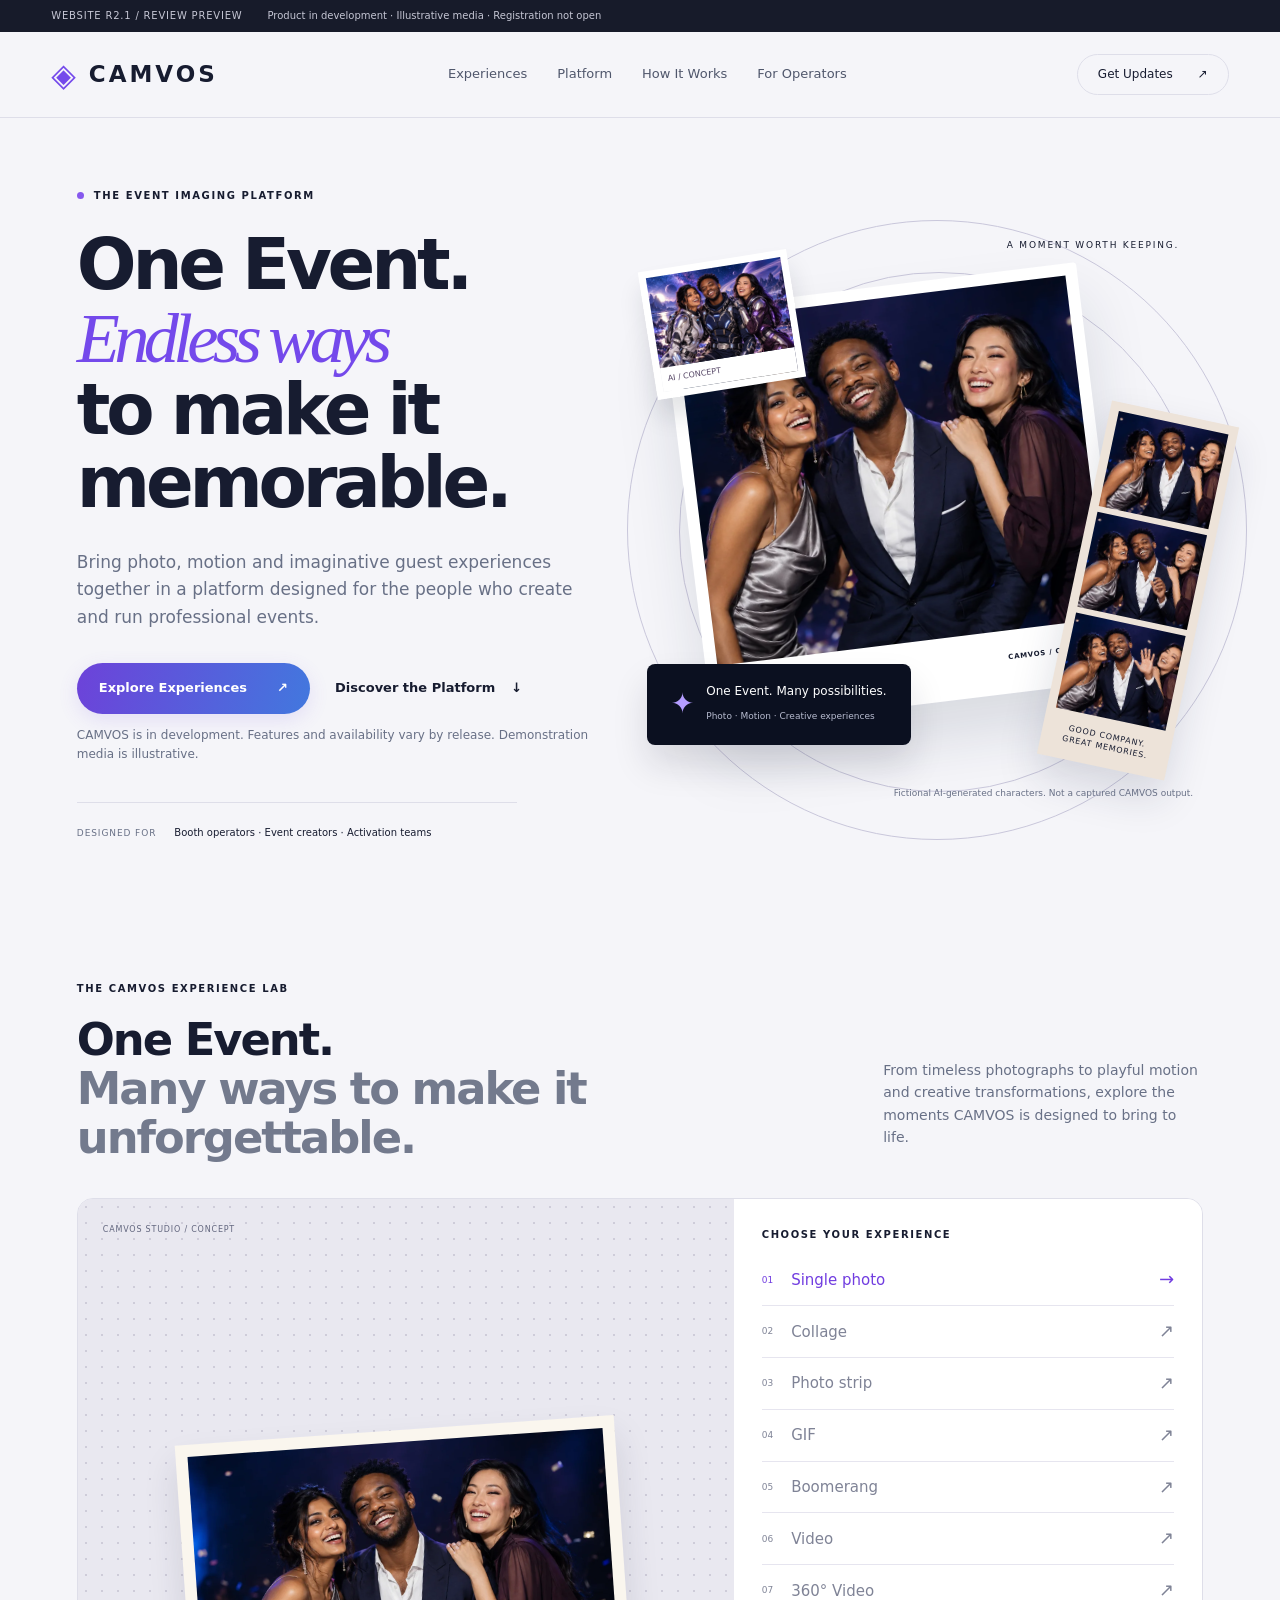
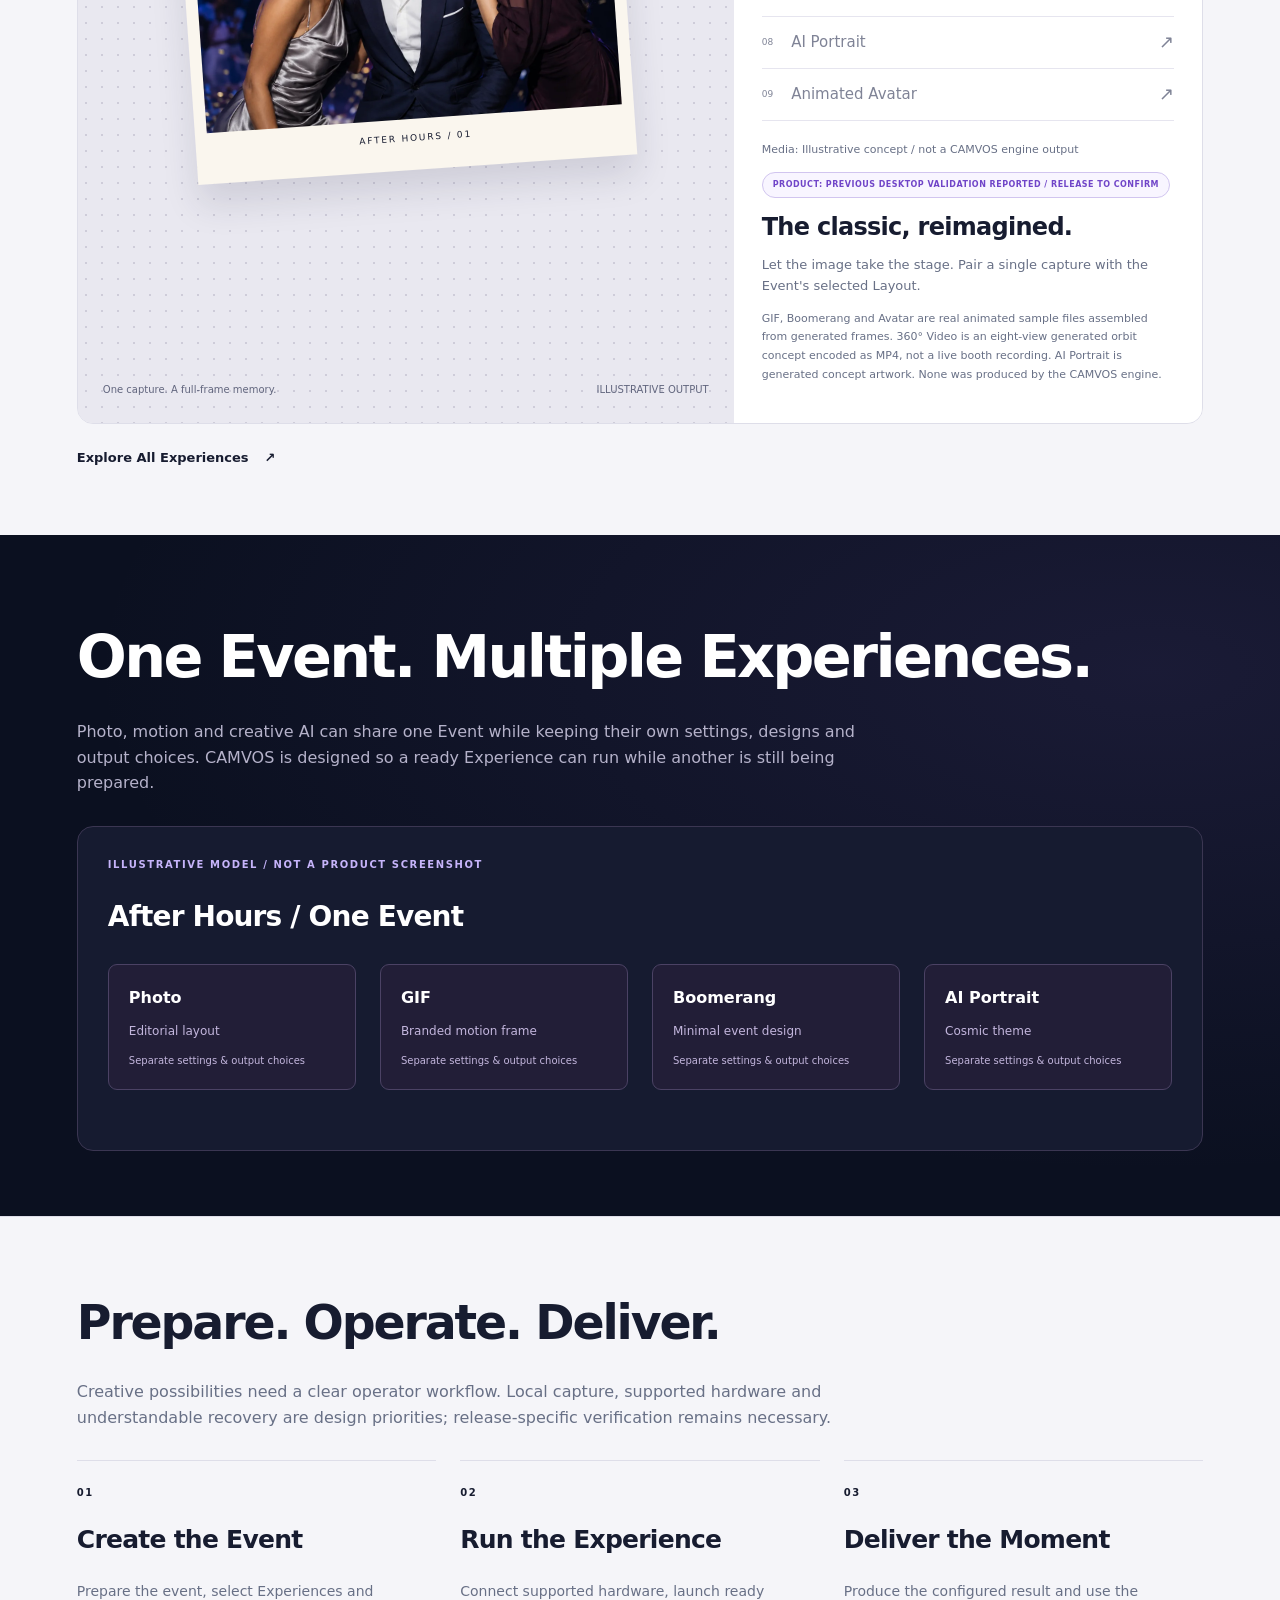
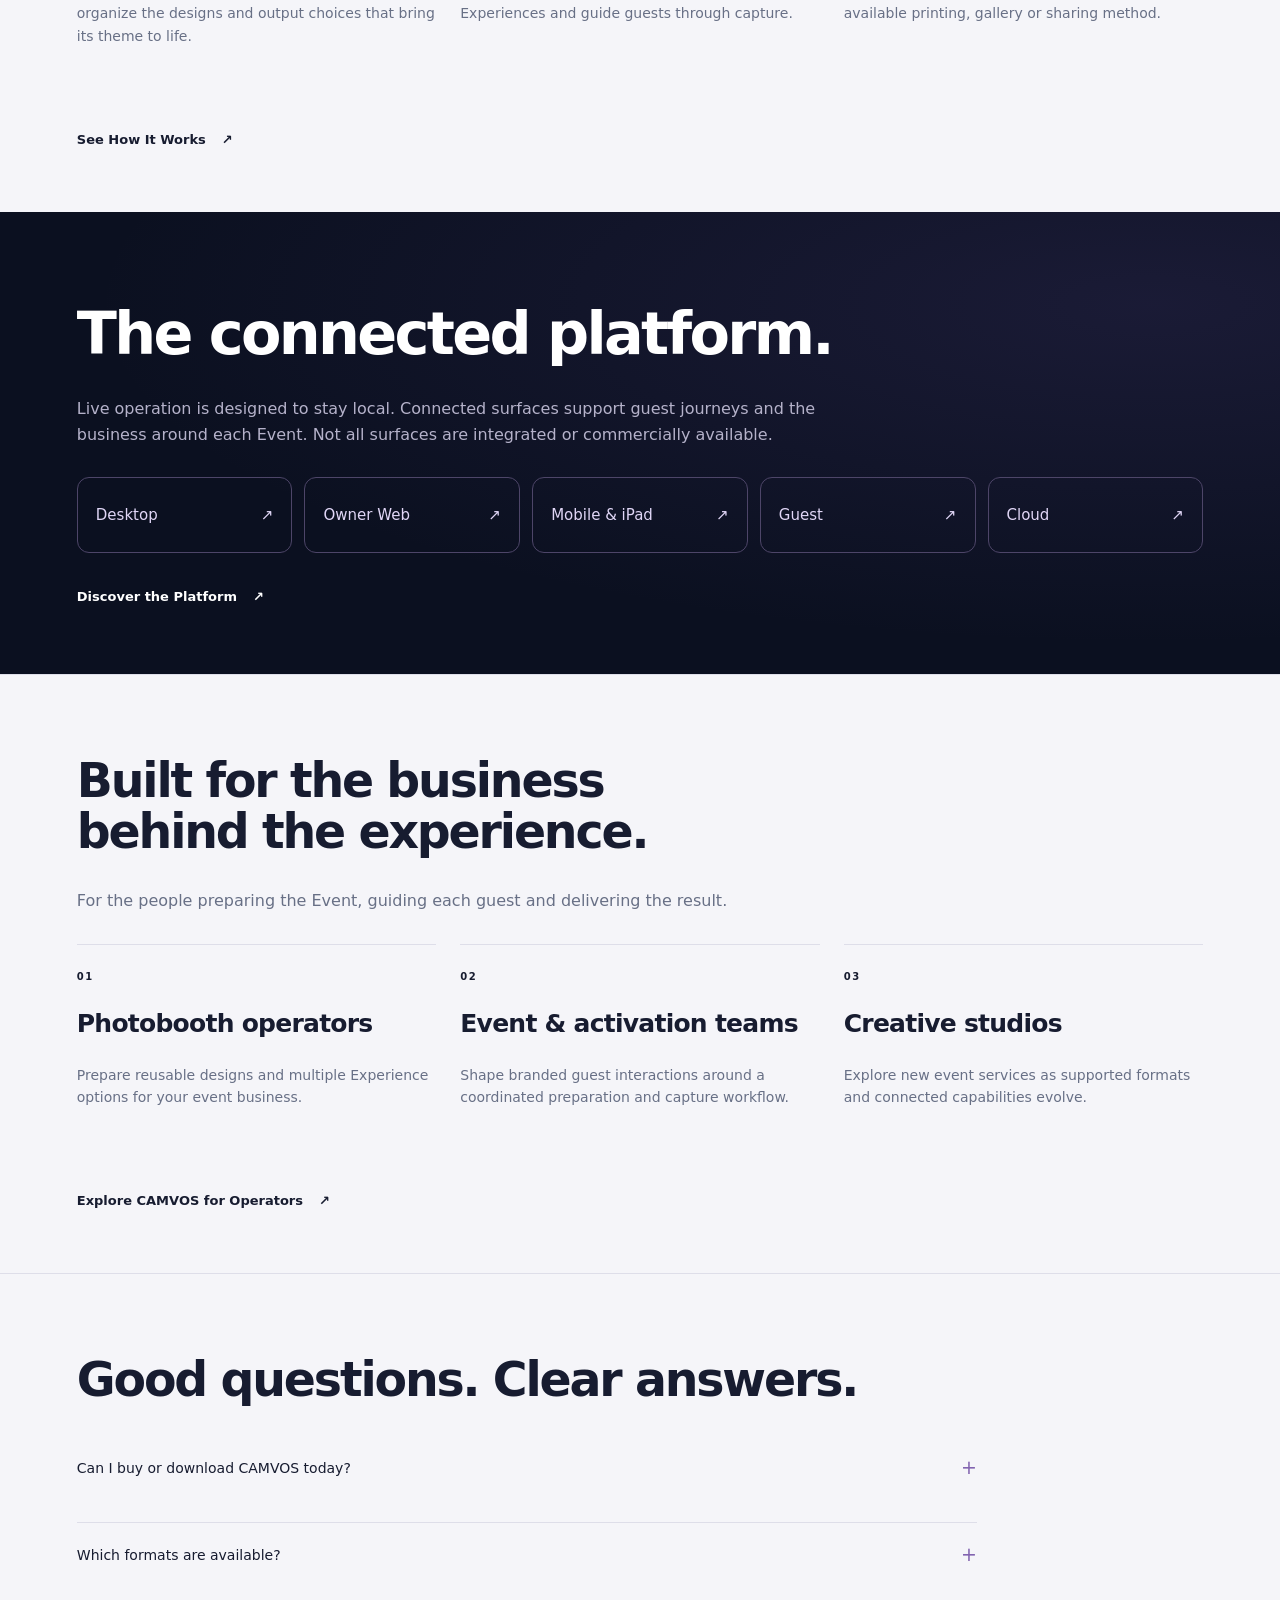
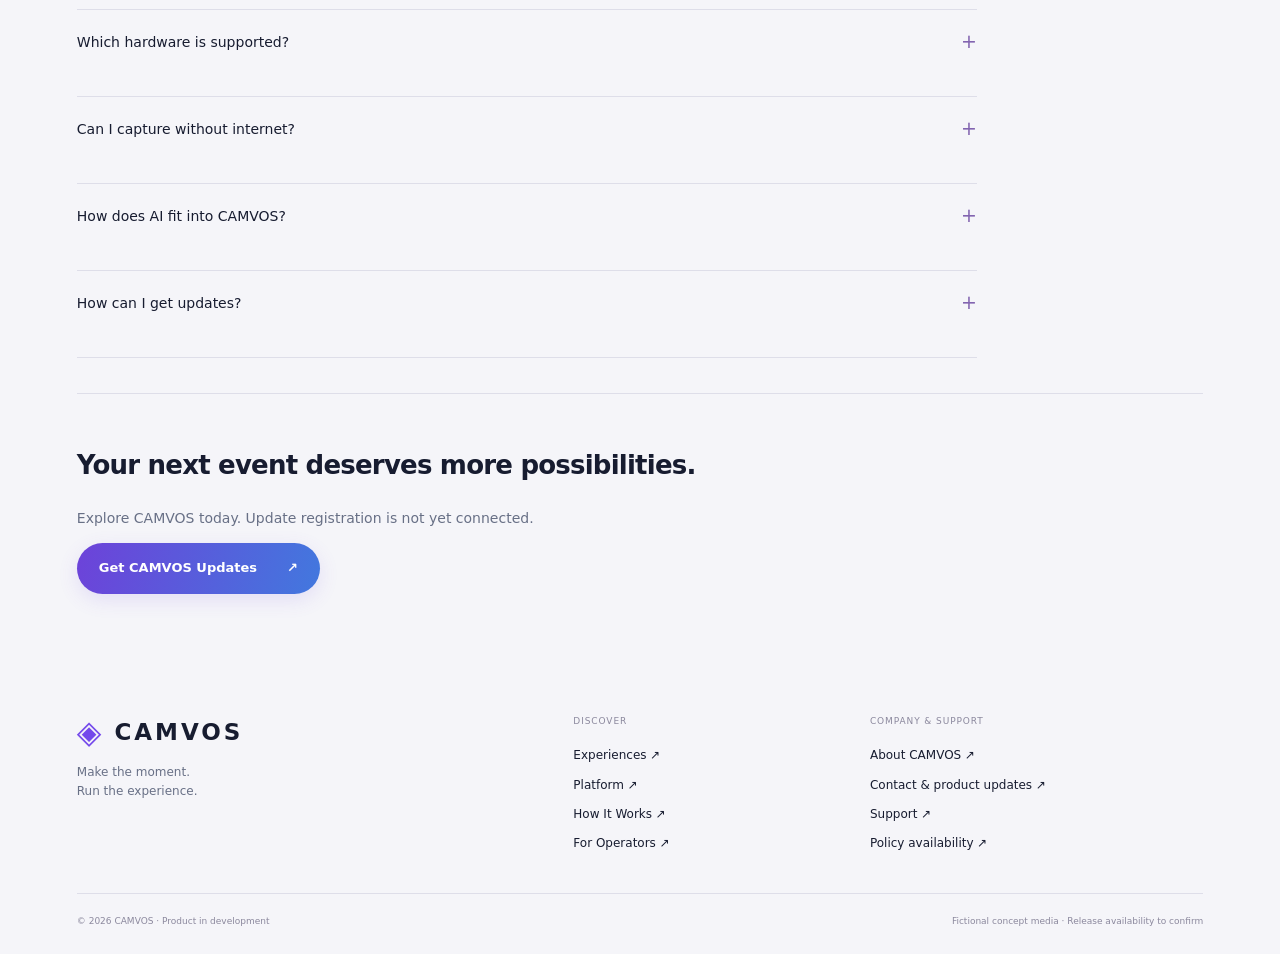
<file: docs/index.html>
<!doctype html><html lang="en"><head><meta charset="utf-8"><meta name="viewport" content="width=device-width,initial-scale=1"><meta name="robots" content="noindex,nofollow"><meta name="description" content="One Event. Multiple Experiences. Explore CAMVOS event imaging software for professional operators."><meta name="theme-color" content="#0b1020"><title>The Event Imaging Platform — CAMVOS</title><link rel="canonical" href="https://compose2karthik.github.io/camvos-site/"><meta property="og:title" content="The Event Imaging Platform — CAMVOS"><meta property="og:description" content="One Event. Multiple Experiences. Explore CAMVOS event imaging software for professional operators."><meta property="og:type" content="website"><meta property="og:url" content="https://compose2karthik.github.io/camvos-site/"><meta property="og:image" content="https://compose2karthik.github.io/camvos-site/assets/event-editorial.webp"><meta name="twitter:card" content="summary_large_image"><link rel="icon" href="assets/favicon.svg" type="image/svg+xml"><link rel="stylesheet" href="styles.css"><link rel="stylesheet" href="orbit.css"><link rel="stylesheet" href="r2.css"></head><body><a class="skip" href="#main">Skip to content</a><div class="reviewbar">WEBSITE R2.1 / REVIEW PREVIEW <span>Product in development · Illustrative media · Registration not open</span></div><header><a class="logo" href="index.html" aria-label="CAMVOS home"><span class="mark" aria-hidden="true">◈</span>CAMVOS</a><button class="menu-toggle" aria-label="Open navigation" aria-expanded="false" aria-controls="nav">Menu +</button><nav id="nav" aria-label="Main navigation"><a href="experiences.html">Experiences</a><a href="platform.html">Platform</a><a href="how-it-works.html">How It Works</a><a href="operators.html">For Operators</a><a class="mobile-cta" href="contact.html">Get Updates</a></nav><a class="nav-cta" href="contact.html">Get Updates <span aria-hidden="true">↗</span></a></header><main id="main"><section class="hero wrap"><div class="hero-copy"><div class="eyebrow"><span class="dot"></span> THE EVENT IMAGING PLATFORM</div><h1>One Event.<br><em>Endless ways</em><br>to make it memorable.</h1><p>Bring photo, motion and imaginative guest experiences together in a platform designed for the people who create and run professional events.</p><div class="actions"><a class="button primary" href="#experience-lab">Explore Experiences <span>↗</span></a><a class="text-link" href="platform.html">Discover the Platform <span>↓</span></a></div><p class="qualification">CAMVOS is in development. Features and availability vary by release. Demonstration media is illustrative.</p><div class="hero-foot"><span>DESIGNED FOR</span><b>Booth operators · Event creators · Activation teams</b></div></div><div class="hero-art"><div class="orbit o1"></div><div class="orbit o2"></div><div class="small-label">A MOMENT WORTH KEEPING.</div><div class="main-photo"><img src="assets/event-editorial.webp" alt="Illustrative event portrait of three friends, generated concept artwork" width="1024" height="683" fetchpriority="high"><div class="photo-bottom"><span>THE NIGHT IS YOURS</span><b>CAMVOS / CONCEPT 01</b></div></div><div class="strip"><img src="assets/pose-1.webp" alt="Generated fictional guests, pose 1" width="600" height="400"><img src="assets/pose-2.webp" alt="Generated fictional guests, pose 2" width="600" height="400"><img src="assets/pose-3.webp" alt="Generated fictional guests, pose 3" width="600" height="400"><span>GOOD COMPANY.<br>GREAT MEMORIES.</span></div><div class="creative-mini"><img src="assets/ai-cosmic.webp" alt="Illustrative cosmic portrait transformation" width="600" height="400"><span>AI / CONCEPT</span></div><div class="floating-note"><span class="spark">✦</span><div><b>One Event. Many possibilities.</b><span>Photo · Motion · Creative experiences</span></div></div><p class="art-caption">Fictional AI-generated characters. Not a captured CAMVOS output.</p></div></section><section id="experience-lab" class="wrap experience-section homepage-lab"><div class="section-heading"><div><div class="eyebrow">THE CAMVOS EXPERIENCE LAB</div><h2>One Event.<br><span>Many ways to make it unforgettable.</span></h2></div><p>From timeless photographs to playful motion and creative transformations, explore the moments CAMVOS is designed to bring to life.</p></div><div id="lab" class="lab"><div class="lab-visual"><div class="lab-top"><span>CAMVOS STUDIO / CONCEPT</span><button id="motion" aria-pressed="false">Play motion ↗</button></div><div id="output" class="output single"><div class="sample"><img src="assets/event-editorial.webp" alt="Generated concept portrait used to illustrate output layouts" width="1024" height="683"><span>AFTER HOURS / 01</span></div></div><div id="ai-compare" class="ai-compare" hidden><label for="reveal">Source ↔ AI transformation</label><input id="reveal" type="range" min="0" max="100" value="100" aria-label="Reveal AI transformation"><span id="reveal-status">100% AI artwork</span></div><div class="lab-bottom"><span id="format-caption">One capture. A full-frame memory.</span><span>ILLUSTRATIVE OUTPUT</span></div></div><div class="lab-controls"><div class="eyebrow">CHOOSE YOUR EXPERIENCE</div><div class="format-buttons" role="group" aria-label="Choose an Experience format"><button data-format="single" aria-pressed="true"><span>01</span>Single photo<i>↗</i></button><button data-format="collage" aria-pressed="false"><span>02</span>Collage<i>↗</i></button><button data-format="strip" aria-pressed="false"><span>03</span>Photo strip<i>↗</i></button><button data-format="gif" aria-pressed="false"><span>04</span>GIF<i>↗</i></button><button data-format="boomerang" aria-pressed="false"><span>05</span>Boomerang<i>↗</i></button><button data-format="video" aria-pressed="false"><span>06</span>Video<i>↗</i></button><button data-format="orbit" aria-pressed="false"><span>07</span>360° Video<i>↗</i></button><button data-format="ai" aria-pressed="false"><span>08</span>AI Portrait<i>↗</i></button><button data-format="avatar" aria-pressed="false"><span>09</span>Animated Avatar<i>↗</i></button></div><div class="format-info" aria-live="polite"><p id="sample-authenticity" class="fine">Media: Illustrative concept · Not a CAMVOS output</p><span id="format-status" class="pill">DESKTOP VALIDATION REPORTED</span><h3 id="format-title">The classic, reimagined.</h3><p id="format-description">Let the image take the stage. Pair a single capture with the Event's selected Layout.</p></div><p class="fine">GIF, Boomerang and Avatar are real animated sample files assembled from generated frames. 360° Video is an eight-view generated orbit concept encoded as MP4, not a live booth recording. AI Portrait is generated concept artwork. None was produced by the CAMVOS engine.</p></div></div><a class="text-link" href="experiences.html">Explore All Experiences <span aria-hidden="true">↗</span></a></section><section class="vision"><div class="wrap"><h2>One Event. Multiple Experiences.</h2><p class="section-copy">Photo, motion and creative AI can share one Event while keeping their own settings, designs and output choices. CAMVOS is designed so a ready Experience can run while another is still being prepared.</p><div class="event-example"><div class="eyebrow">ILLUSTRATIVE MODEL / NOT A PRODUCT SCREENSHOT</div><h3>After Hours / One Event</h3><div class="r2-grid"><div class="event-tile"><b>Photo</b><span>Editorial layout</span><small>Separate settings & output choices</small></div><div class="event-tile"><b>GIF</b><span>Branded motion frame</span><small>Separate settings & output choices</small></div><div class="event-tile"><b>Boomerang</b><span>Minimal event design</span><small>Separate settings & output choices</small></div><div class="event-tile"><b>AI Portrait</b><span>Cosmic theme</span><small>Separate settings & output choices</small></div></div></div></div></section><section class="content-section"><div class="wrap"><h2>Prepare. Operate. Deliver.</h2><p class="section-copy">Creative possibilities need a clear operator workflow. Local capture, supported hardware and understandable recovery are design priorities; release-specific verification remains necessary.</p><div class="r2-grid"><article class="r2-card"><span class="eyebrow">01</span><h3>Create the Event</h3><p>Prepare the event, select Experiences and organize the designs and output choices that bring its theme to life.</p></article><article class="r2-card"><span class="eyebrow">02</span><h3>Run the Experience</h3><p>Connect supported hardware, launch ready Experiences and guide guests through capture.</p></article><article class="r2-card"><span class="eyebrow">03</span><h3>Deliver the Moment</h3><p>Produce the configured result and use the available printing, gallery or sharing method.</p></article></div><a class="text-link" href="how-it-works.html">See How It Works <span aria-hidden="true">↗</span></a></div></section><section class="vision"><div class="wrap"><h2>The connected platform.</h2><p class="section-copy">Live operation is designed to stay local. Connected surfaces support guest journeys and the business around each Event. Not all surfaces are integrated or commercially available.</p><div class="platform-paths"><a class="platform-path" href="platform.html#desktop">Desktop <span aria-hidden="true">↗</span></a><a class="platform-path" href="platform.html#owner">Owner Web <span aria-hidden="true">↗</span></a><a class="platform-path" href="platform.html#mobile">Mobile & iPad <span aria-hidden="true">↗</span></a><a class="platform-path" href="platform.html#guest">Guest <span aria-hidden="true">↗</span></a><a class="platform-path" href="platform.html#cloud">Cloud <span aria-hidden="true">↗</span></a></div><a class="text-link" href="platform.html">Discover the Platform <span aria-hidden="true">↗</span></a></div></section><section class="content-section"><div class="wrap"><h2>Built for the business<br>behind the experience.</h2><p class="section-copy">For the people preparing the Event, guiding each guest and delivering the result.</p><div class="r2-grid"><article class="r2-card"><span class="eyebrow">01</span><h3>Photobooth operators</h3><p>Prepare reusable designs and multiple Experience options for your event business.</p></article><article class="r2-card"><span class="eyebrow">02</span><h3>Event & activation teams</h3><p>Shape branded guest interactions around a coordinated preparation and capture workflow.</p></article><article class="r2-card"><span class="eyebrow">03</span><h3>Creative studios</h3><p>Explore new event services as supported formats and connected capabilities evolve.</p></article></div><a class="text-link" href="operators.html">Explore CAMVOS for Operators <span aria-hidden="true">↗</span></a></div></section><section class="content-section"><div class="wrap"><h2>Good questions. Clear answers.</h2><p class="section-copy"></p><div class="faq-list"><details><summary>Can I buy or download CAMVOS today?<span aria-hidden="true">+</span></summary><p>CAMVOS is in development. A commercial release, download and pricing have not been approved.</p></details><details><summary>Which formats are available?<span aria-hidden="true">+</span></summary><p>Photo, Collage, Strip, GIF and Boomerang have previously reported Desktop validation. This website is not fresh release evidence. Video, 360 and AI workflows require release-specific verification; every sample shown here is illustrative.</p></details><details><summary>Which hardware is supported?<span aria-hidden="true">+</span></summary><p>A verified camera, printer and operating-system compatibility list will be published with the relevant release. Do not purchase hardware based solely on this preview.</p></details><details><summary>Can I capture without internet?<span aria-hidden="true">+</span></summary><p>Local event execution is a design requirement. Cloud AI, hosted galleries and connected delivery can still need internet; offline behavior must be validated for each release.</p></details><details><summary>How does AI fit into CAMVOS?<span aria-hidden="true">+</span></summary><p>The vision includes design assistance before an event and curated guest transformations during it. Provider availability, privacy, quality and usage costs require verification.</p></details><details><summary>How can I get updates?<span aria-hidden="true">+</span></summary><p>Update registration is not open yet. The Contact page explains the current state and lets you prepare a local inquiry brief. Nothing is sent.</p></details></div><div class="homepage-next"><h3>Your next event deserves more possibilities.</h3><p>Explore CAMVOS today. Update registration is not yet connected.</p><a class="button primary" href="contact.html">Get CAMVOS Updates <span aria-hidden="true">↗</span></a></div></div></section></main><footer class="wrap"><div><a class="logo" href="index.html"><span class="mark" aria-hidden="true">◈</span>CAMVOS</a><p>Make the moment.<br>Run the experience.</p></div><div><span>DISCOVER</span><a class="footer-link" href="experiences.html">Experiences <span aria-hidden="true">↗</span></a><a class="footer-link" href="platform.html">Platform <span aria-hidden="true">↗</span></a><a class="footer-link" href="how-it-works.html">How It Works <span aria-hidden="true">↗</span></a><a class="footer-link" href="operators.html">For Operators <span aria-hidden="true">↗</span></a></div><div><span>COMPANY & SUPPORT</span><a class="footer-link" href="about.html">About CAMVOS <span aria-hidden="true">↗</span></a><a class="footer-link" href="contact.html">Contact & product updates <span aria-hidden="true">↗</span></a><a class="footer-link" href="support.html">Support <span aria-hidden="true">↗</span></a><a class="footer-link" href="legal.html">Policy availability <span aria-hidden="true">↗</span></a></div><div class="footer-bottom"><span>© 2026 CAMVOS · Product in development</span><span>Fictional concept media · Release availability to confirm</span></div></footer><script src="app.js" defer></script></body></html>
</file>
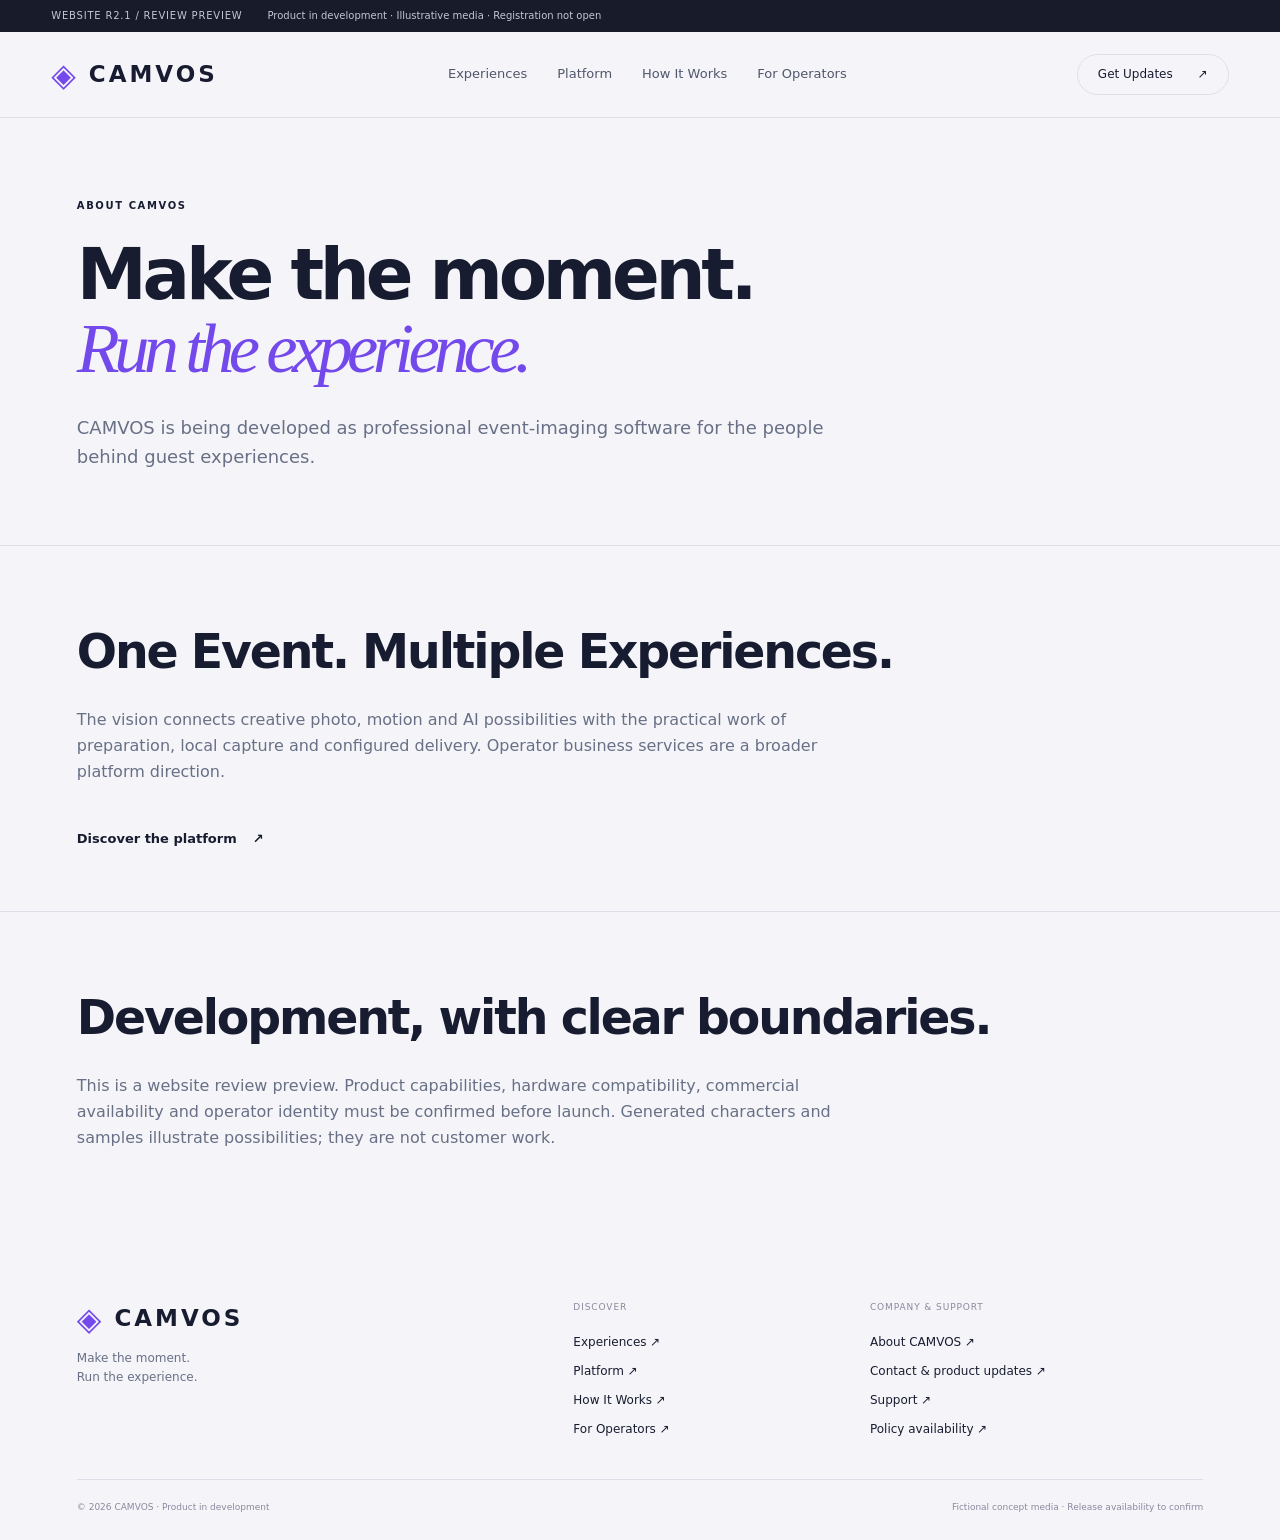
<file: docs/about.html>
<!doctype html><html lang="en"><head><meta charset="utf-8"><meta name="viewport" content="width=device-width,initial-scale=1"><meta name="robots" content="noindex,nofollow"><meta name="description" content="CAMVOS is event-imaging software in development."><meta name="theme-color" content="#0b1020"><title>About — CAMVOS</title><link rel="canonical" href="https://compose2karthik.github.io/camvos-site/about.html"><meta property="og:title" content="About — CAMVOS"><meta property="og:description" content="CAMVOS is event-imaging software in development."><meta property="og:type" content="website"><meta property="og:url" content="https://compose2karthik.github.io/camvos-site/about.html"><meta property="og:image" content="https://compose2karthik.github.io/camvos-site/assets/event-editorial.webp"><meta name="twitter:card" content="summary_large_image"><link rel="icon" href="assets/favicon.svg" type="image/svg+xml"><link rel="stylesheet" href="styles.css"><link rel="stylesheet" href="orbit.css"><link rel="stylesheet" href="r2.css"></head><body><a class="skip" href="#main">Skip to content</a><div class="reviewbar">WEBSITE R2.1 / REVIEW PREVIEW <span>Product in development · Illustrative media · Registration not open</span></div><header><a class="logo" href="index.html" aria-label="CAMVOS home"><span class="mark" aria-hidden="true">◈</span>CAMVOS</a><button class="menu-toggle" aria-label="Open navigation" aria-expanded="false" aria-controls="nav">Menu +</button><nav id="nav" aria-label="Main navigation"><a href="experiences.html">Experiences</a><a href="platform.html">Platform</a><a href="how-it-works.html">How It Works</a><a href="operators.html">For Operators</a><a class="mobile-cta" href="contact.html">Get Updates</a></nav><a class="nav-cta" href="contact.html">Get Updates <span aria-hidden="true">↗</span></a></header><main id="main"><section class="page-intro wrap"><div class="eyebrow">ABOUT CAMVOS</div><h1>Make the moment.<br><em>Run the experience.</em></h1><p>CAMVOS is being developed as professional event-imaging software for the people behind guest experiences.</p></section><section class="content-section"><div class="wrap"><h2>One Event. Multiple Experiences.</h2><p class="section-copy">The vision connects creative photo, motion and AI possibilities with the practical work of preparation, local capture and configured delivery. Operator business services are a broader platform direction.</p><a class="text-link" href="platform.html">Discover the platform <span aria-hidden="true">↗</span></a></div></section><section class="content-section"><div class="wrap"><h2>Development, with clear boundaries.</h2><p class="section-copy">This is a website review preview. Product capabilities, hardware compatibility, commercial availability and operator identity must be confirmed before launch. Generated characters and samples illustrate possibilities; they are not customer work.</p></div></section></main><footer class="wrap"><div><a class="logo" href="index.html"><span class="mark" aria-hidden="true">◈</span>CAMVOS</a><p>Make the moment.<br>Run the experience.</p></div><div><span>DISCOVER</span><a class="footer-link" href="experiences.html">Experiences <span aria-hidden="true">↗</span></a><a class="footer-link" href="platform.html">Platform <span aria-hidden="true">↗</span></a><a class="footer-link" href="how-it-works.html">How It Works <span aria-hidden="true">↗</span></a><a class="footer-link" href="operators.html">For Operators <span aria-hidden="true">↗</span></a></div><div><span>COMPANY & SUPPORT</span><a class="footer-link" href="about.html">About CAMVOS <span aria-hidden="true">↗</span></a><a class="footer-link" href="contact.html">Contact & product updates <span aria-hidden="true">↗</span></a><a class="footer-link" href="support.html">Support <span aria-hidden="true">↗</span></a><a class="footer-link" href="legal.html">Policy availability <span aria-hidden="true">↗</span></a></div><div class="footer-bottom"><span>© 2026 CAMVOS · Product in development</span><span>Fictional concept media · Release availability to confirm</span></div></footer><script src="app.js" defer></script></body></html>
</file>
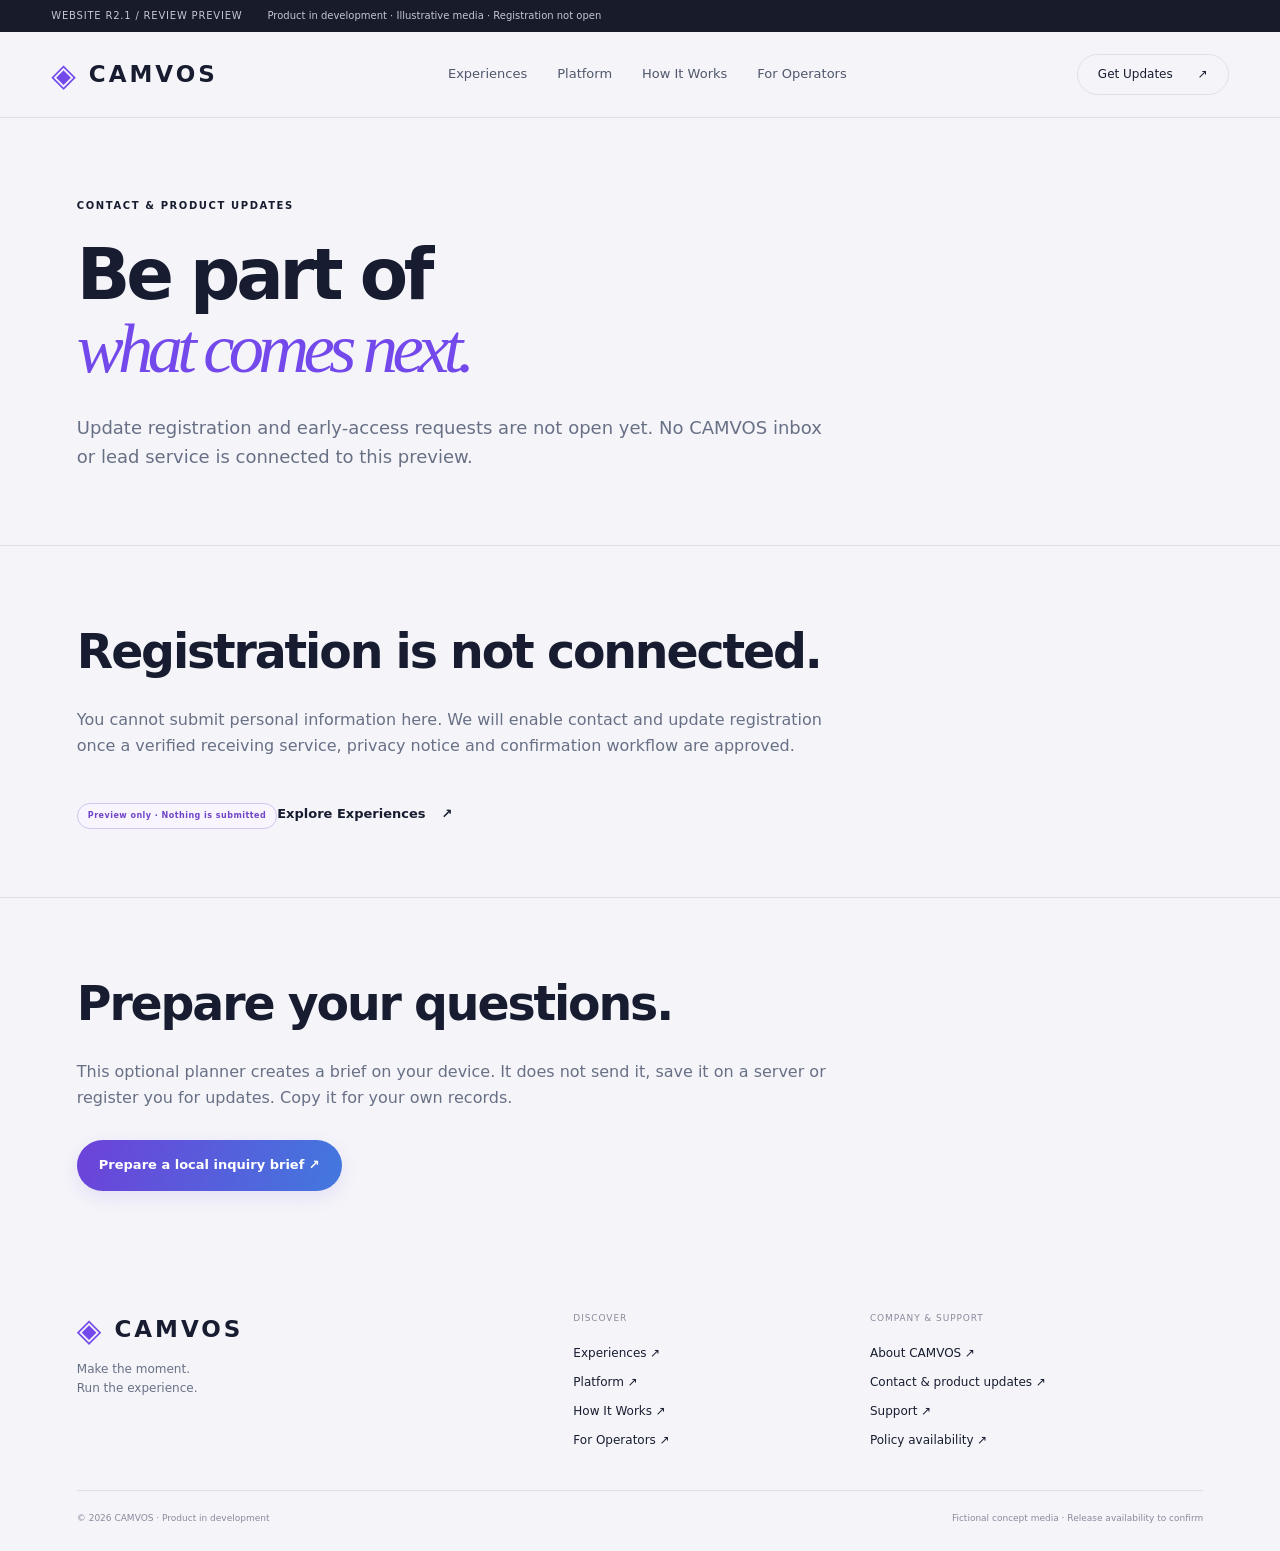
<file: docs/contact.html>
<!doctype html><html lang="en"><head><meta charset="utf-8"><meta name="viewport" content="width=device-width,initial-scale=1"><meta name="robots" content="noindex,nofollow"><meta name="description" content="CAMVOS update registration status and a local inquiry planner. No submission service is connected."><meta name="theme-color" content="#0b1020"><title>Contact &amp; Updates — CAMVOS</title><link rel="canonical" href="https://compose2karthik.github.io/camvos-site/contact.html"><meta property="og:title" content="Contact &amp; Updates — CAMVOS"><meta property="og:description" content="CAMVOS update registration status and a local inquiry planner. No submission service is connected."><meta property="og:type" content="website"><meta property="og:url" content="https://compose2karthik.github.io/camvos-site/contact.html"><meta property="og:image" content="https://compose2karthik.github.io/camvos-site/assets/event-editorial.webp"><meta name="twitter:card" content="summary_large_image"><link rel="icon" href="assets/favicon.svg" type="image/svg+xml"><link rel="stylesheet" href="styles.css"><link rel="stylesheet" href="orbit.css"><link rel="stylesheet" href="r2.css"></head><body><a class="skip" href="#main">Skip to content</a><div class="reviewbar">WEBSITE R2.1 / REVIEW PREVIEW <span>Product in development · Illustrative media · Registration not open</span></div><header><a class="logo" href="index.html" aria-label="CAMVOS home"><span class="mark" aria-hidden="true">◈</span>CAMVOS</a><button class="menu-toggle" aria-label="Open navigation" aria-expanded="false" aria-controls="nav">Menu +</button><nav id="nav" aria-label="Main navigation"><a href="experiences.html">Experiences</a><a href="platform.html">Platform</a><a href="how-it-works.html">How It Works</a><a href="operators.html">For Operators</a><a class="mobile-cta" href="contact.html">Get Updates</a></nav><a class="nav-cta" href="contact.html">Get Updates <span aria-hidden="true">↗</span></a></header><main id="main"><section class="page-intro wrap"><div class="eyebrow">CONTACT & PRODUCT UPDATES</div><h1>Be part of<br><em>what comes next.</em></h1><p>Update registration and early-access requests are not open yet. No CAMVOS inbox or lead service is connected to this preview.</p></section><section class="content-section"><div class="wrap"><h2>Registration is not connected.</h2><p class="section-copy">You cannot submit personal information here. We will enable contact and update registration once a verified receiving service, privacy notice and confirmation workflow are approved.</p><p class="pill">Preview only · Nothing is submitted</p><a class="text-link" href="experiences.html">Explore Experiences <span aria-hidden="true">↗</span></a></div></section><section class="content-section"><div class="wrap"><h2>Prepare your questions.</h2><p class="section-copy">This optional planner creates a brief on your device. It does not send it, save it on a server or register you for updates. Copy it for your own records.</p><button class="button primary" data-contact>Prepare a local inquiry brief ↗</button></div></section><dialog id="contact"><button class="close" aria-label="Close inquiry planner">×</button><div class="eyebrow">YOUR CAMVOS SETUP</div><h2>Start with<br>your next Event.</h2><p>Choose what you want to explore. This preview prepares a local inquiry brief; it does not send or store your information.</p><form id="inquiry"><label>What best describes your work?<select id="role"><option>Photobooth operator</option><option>Event / activation team</option><option>Creative studio</option><option>Exploring a new business</option></select></label><label>Where would you start?<select id="interest"><option>Desktop capture & design</option><option>Multiple Experiences in one Event</option><option>Owner operations & fleet</option><option>Mobile / iPad workflow</option><option>AI design & guest experiences</option><option>360° video experience</option></select></label><label>Your main question<textarea id="question" rows="3" maxlength="1500" placeholder="Tell us about the workflow you want to create."></textarea></label><button class="button primary" type="submit">Prepare inquiry brief <span>↗</span></button></form><div id="inquiry-result" hidden><label>Your inquiry brief<textarea id="prepared" rows="6" readonly></textarea></label><button id="copy" class="button primary">Copy brief</button><p id="copy-status" role="status"></p><p class="fine">No CAMVOS contact destination has been connected. No inquiry has been sent.</p></div></dialog></main><footer class="wrap"><div><a class="logo" href="index.html"><span class="mark" aria-hidden="true">◈</span>CAMVOS</a><p>Make the moment.<br>Run the experience.</p></div><div><span>DISCOVER</span><a class="footer-link" href="experiences.html">Experiences <span aria-hidden="true">↗</span></a><a class="footer-link" href="platform.html">Platform <span aria-hidden="true">↗</span></a><a class="footer-link" href="how-it-works.html">How It Works <span aria-hidden="true">↗</span></a><a class="footer-link" href="operators.html">For Operators <span aria-hidden="true">↗</span></a></div><div><span>COMPANY & SUPPORT</span><a class="footer-link" href="about.html">About CAMVOS <span aria-hidden="true">↗</span></a><a class="footer-link" href="contact.html">Contact & product updates <span aria-hidden="true">↗</span></a><a class="footer-link" href="support.html">Support <span aria-hidden="true">↗</span></a><a class="footer-link" href="legal.html">Policy availability <span aria-hidden="true">↗</span></a></div><div class="footer-bottom"><span>© 2026 CAMVOS · Product in development</span><span>Fictional concept media · Release availability to confirm</span></div></footer><script src="app.js" defer></script></body></html>
</file>
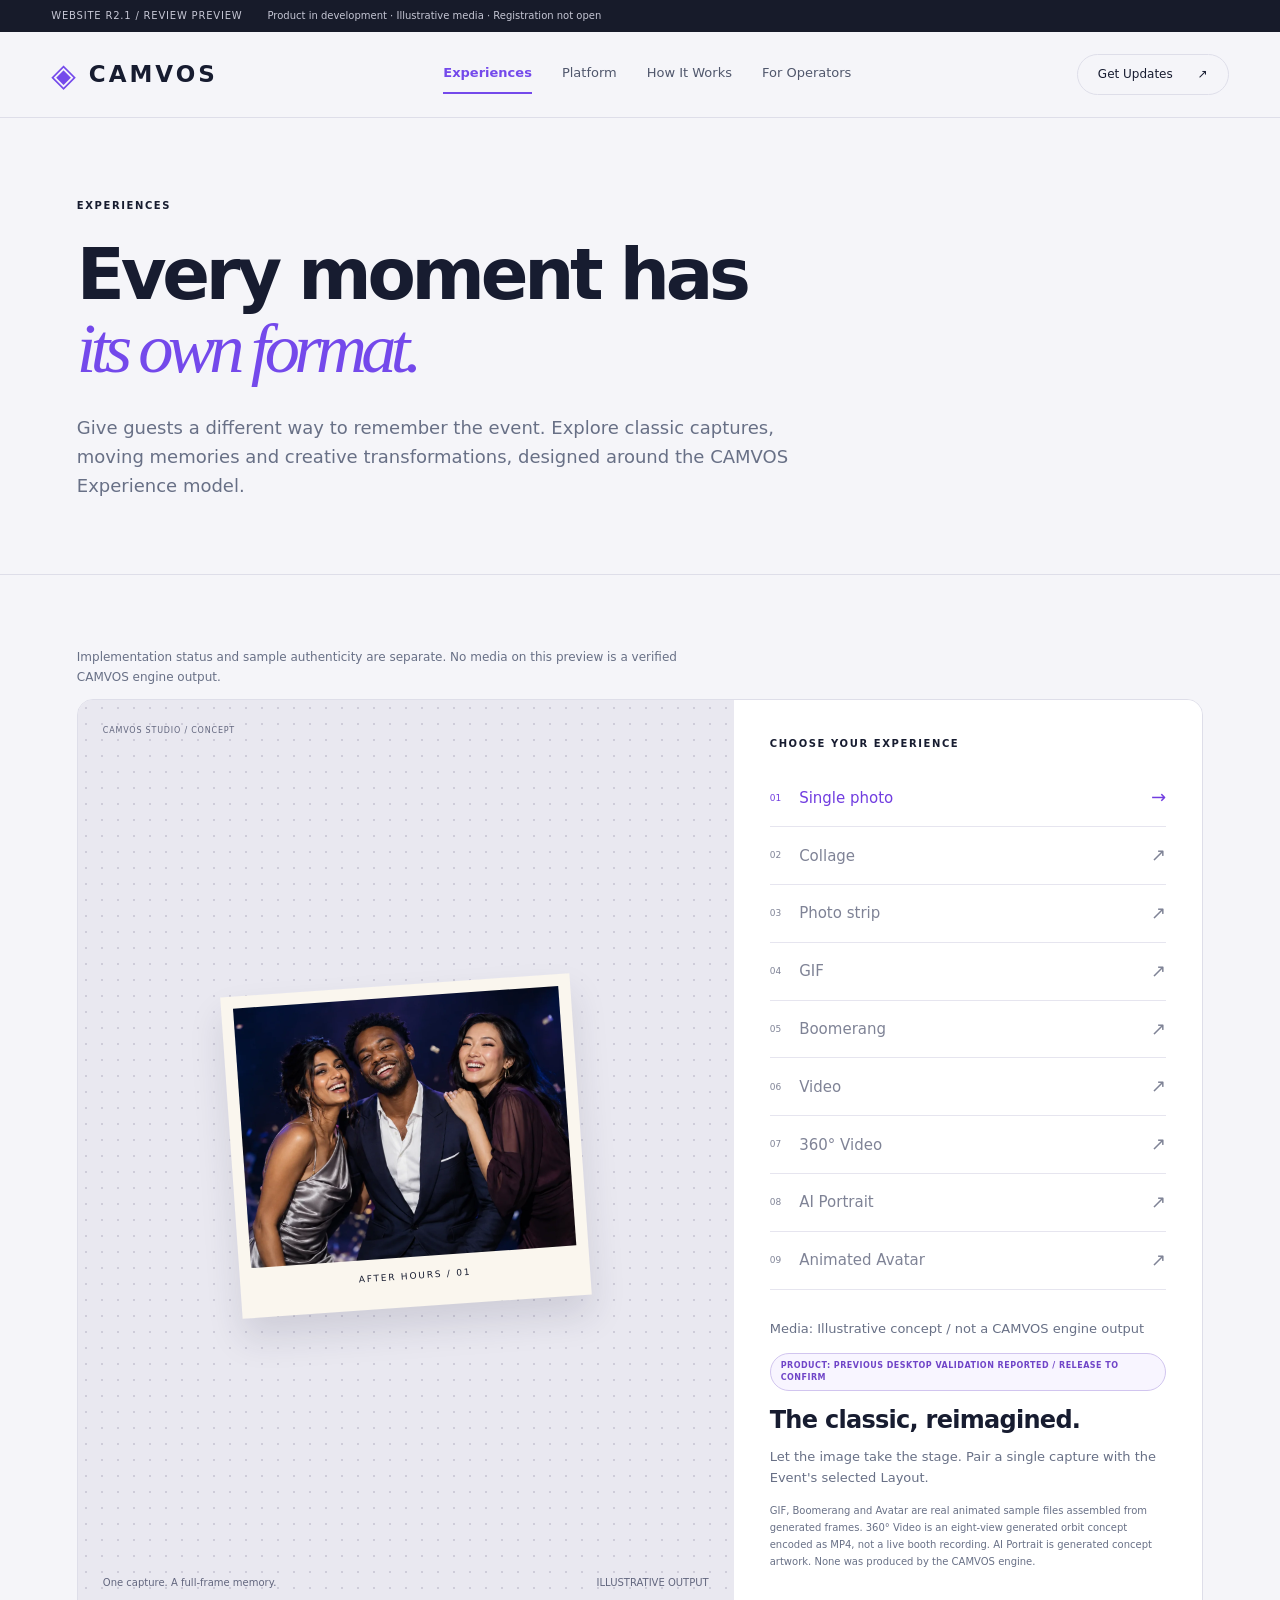
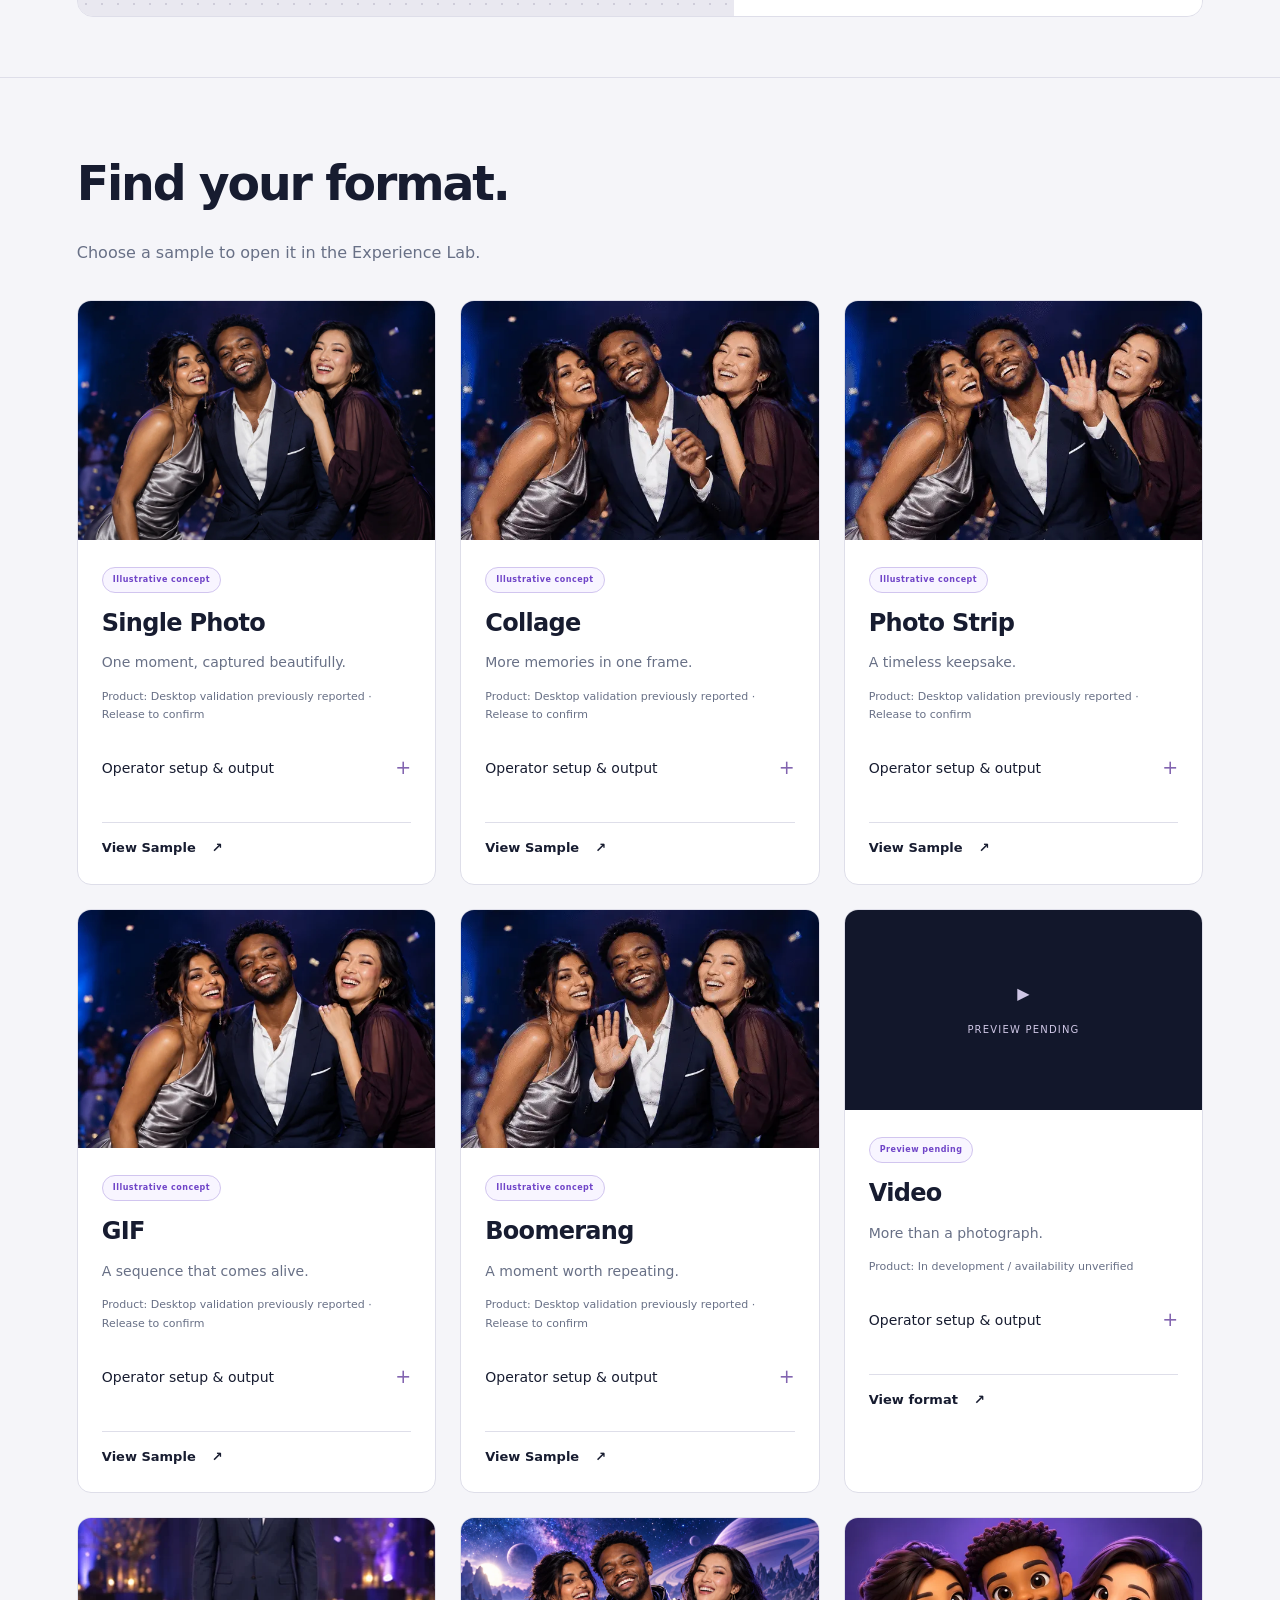
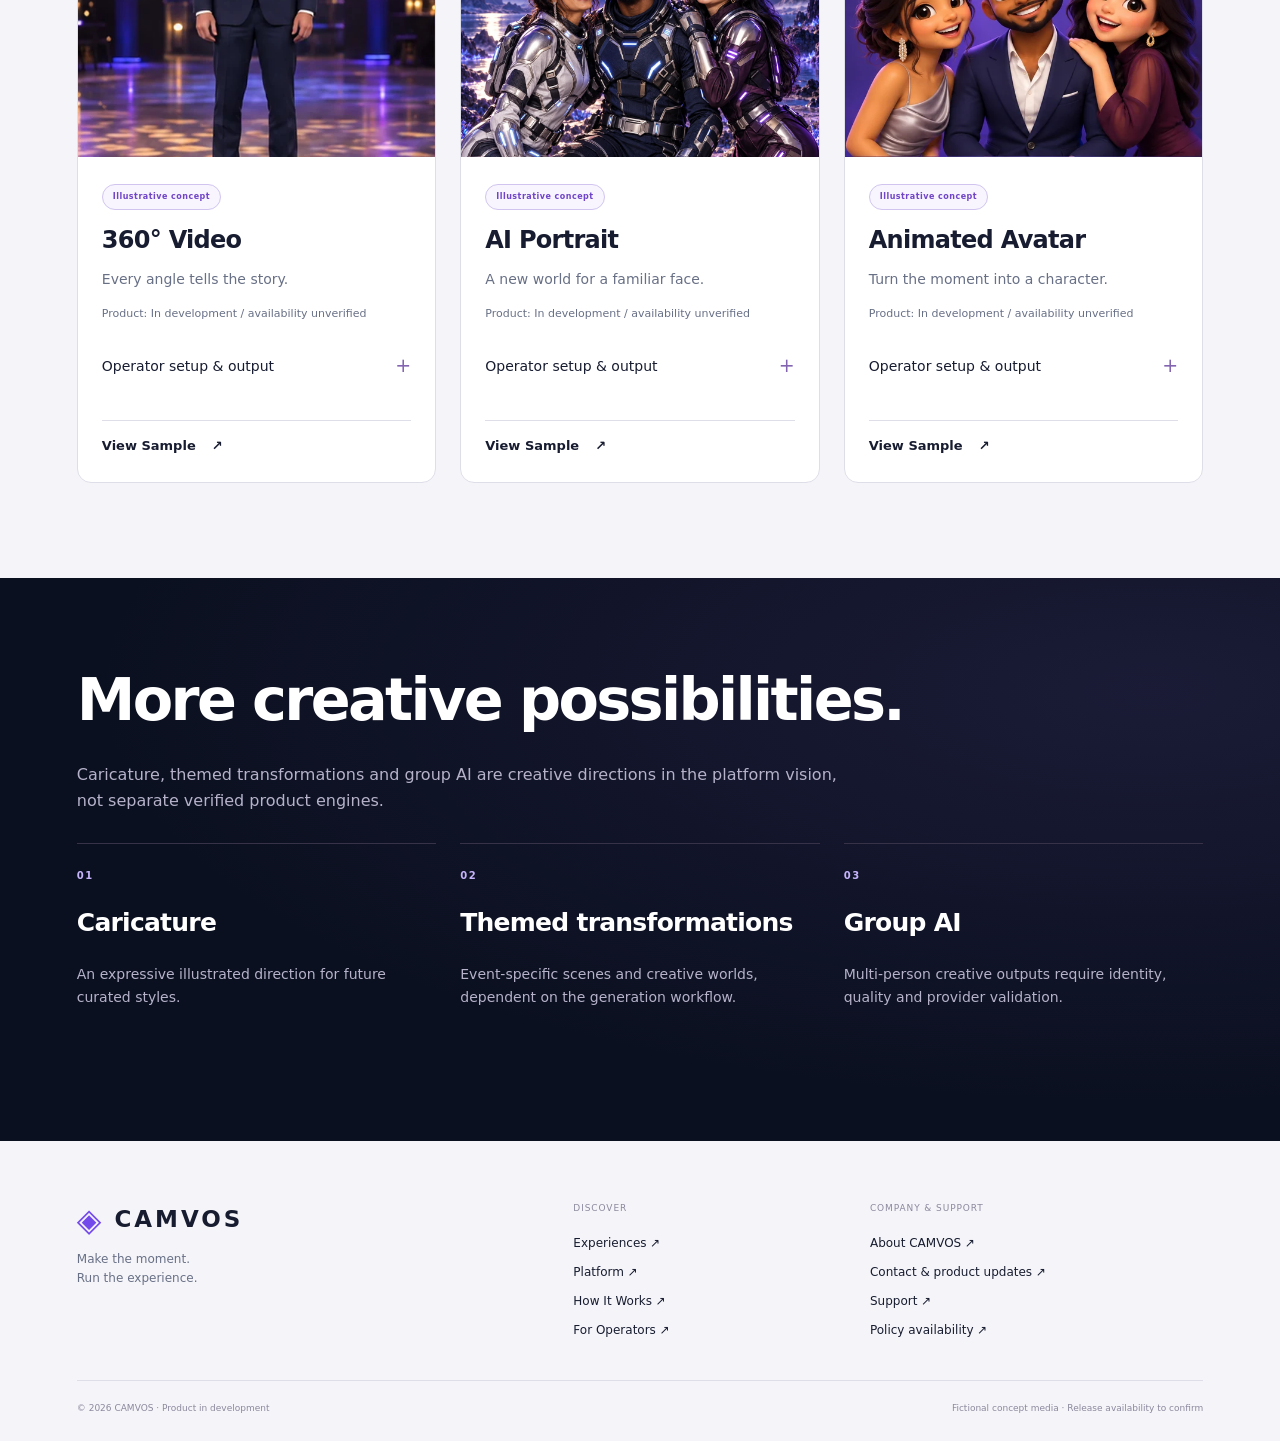
<file: docs/experiences.html>
<!doctype html><html lang="en"><head><meta charset="utf-8"><meta name="viewport" content="width=device-width,initial-scale=1"><meta name="robots" content="noindex,nofollow"><meta name="description" content="Explore photo, collage, strip, GIF, Boomerang, Video, 360, AI Portrait and Avatar concepts."><meta name="theme-color" content="#0b1020"><title>Experiences — CAMVOS</title><link rel="canonical" href="https://compose2karthik.github.io/camvos-site/experiences.html"><meta property="og:title" content="Experiences — CAMVOS"><meta property="og:description" content="Explore photo, collage, strip, GIF, Boomerang, Video, 360, AI Portrait and Avatar concepts."><meta property="og:type" content="website"><meta property="og:url" content="https://compose2karthik.github.io/camvos-site/experiences.html"><meta property="og:image" content="https://compose2karthik.github.io/camvos-site/assets/event-editorial.webp"><meta name="twitter:card" content="summary_large_image"><link rel="icon" href="assets/favicon.svg" type="image/svg+xml"><link rel="stylesheet" href="styles.css"><link rel="stylesheet" href="orbit.css"><link rel="stylesheet" href="r2.css"></head><body><a class="skip" href="#main">Skip to content</a><div class="reviewbar">WEBSITE R2.1 / REVIEW PREVIEW <span>Product in development · Illustrative media · Registration not open</span></div><header><a class="logo" href="index.html" aria-label="CAMVOS home"><span class="mark" aria-hidden="true">◈</span>CAMVOS</a><button class="menu-toggle" aria-label="Open navigation" aria-expanded="false" aria-controls="nav">Menu +</button><nav id="nav" aria-label="Main navigation"><a href="experiences.html" aria-current="page">Experiences</a><a href="platform.html">Platform</a><a href="how-it-works.html">How It Works</a><a href="operators.html">For Operators</a><a class="mobile-cta" href="contact.html">Get Updates</a></nav><a class="nav-cta" href="contact.html">Get Updates <span aria-hidden="true">↗</span></a></header><main id="main"><section class="page-intro wrap"><div class="eyebrow">EXPERIENCES</div><h1>Every moment has<br><em>its own format.</em></h1><p>Give guests a different way to remember the event. Explore classic captures, moving memories and creative transformations, designed around the CAMVOS Experience model.</p></section><section class="wrap content-section"><p class="qualification">Implementation status and sample authenticity are separate. No media on this preview is a verified CAMVOS engine output.</p><div id="lab" class="lab"><div class="lab-visual"><div class="lab-top"><span>CAMVOS STUDIO / CONCEPT</span><button id="motion" aria-pressed="false">Play motion ↗</button></div><div id="output" class="output single"><div class="sample"><img src="assets/event-editorial.webp" alt="Generated concept portrait used to illustrate output layouts" width="1024" height="683"><span>AFTER HOURS / 01</span></div></div><div id="ai-compare" class="ai-compare" hidden><label for="reveal">Source ↔ AI transformation</label><input id="reveal" type="range" min="0" max="100" value="100" aria-label="Reveal AI transformation"><span id="reveal-status">100% AI artwork</span></div><div class="lab-bottom"><span id="format-caption">One capture. A full-frame memory.</span><span>ILLUSTRATIVE OUTPUT</span></div></div><div class="lab-controls"><div class="eyebrow">CHOOSE YOUR EXPERIENCE</div><div class="format-buttons" role="group" aria-label="Choose an Experience format"><button data-format="single" aria-pressed="true"><span>01</span>Single photo<i>↗</i></button><button data-format="collage" aria-pressed="false"><span>02</span>Collage<i>↗</i></button><button data-format="strip" aria-pressed="false"><span>03</span>Photo strip<i>↗</i></button><button data-format="gif" aria-pressed="false"><span>04</span>GIF<i>↗</i></button><button data-format="boomerang" aria-pressed="false"><span>05</span>Boomerang<i>↗</i></button><button data-format="video" aria-pressed="false"><span>06</span>Video<i>↗</i></button><button data-format="orbit" aria-pressed="false"><span>07</span>360° Video<i>↗</i></button><button data-format="ai" aria-pressed="false"><span>08</span>AI Portrait<i>↗</i></button><button data-format="avatar" aria-pressed="false"><span>09</span>Animated Avatar<i>↗</i></button></div><div class="format-info" aria-live="polite"><p id="sample-authenticity" class="fine">Media: Illustrative concept · Not a CAMVOS output</p><span id="format-status" class="pill">DESKTOP VALIDATION REPORTED</span><h3 id="format-title">The classic, reimagined.</h3><p id="format-description">Let the image take the stage. Pair a single capture with the Event's selected Layout.</p></div><p class="fine">GIF, Boomerang and Avatar are real animated sample files assembled from generated frames. 360° Video is an eight-view generated orbit concept encoded as MP4, not a live booth recording. AI Portrait is generated concept artwork. None was produced by the CAMVOS engine.</p></div></div></section><section class="content-section"><div class="wrap"><h2>Find your format.</h2><p class="section-copy">Choose a sample to open it in the Experience Lab.</p><div class="catalogue"><article class="experience-card"><img src="assets/event-editorial.webp" alt="Single Photo: illustrative generated concept" width="600" height="400" loading="lazy"><div class="card-copy"><span class="pill">Illustrative concept</span><h3>Single Photo</h3><p>One moment, captured beautifully.</p><p class="fine">Product: Desktop validation previously reported · Release to confirm</p><details><summary>Operator setup & output <span aria-hidden="true">+</span></summary><p>Selected design and a supported camera workflow. Digital keepsakes and print paths require release-specific confirmation.</p></details><a class="text-link" href="experiences.html?format=single#lab">View Sample <span aria-hidden="true">↗</span></a></div></article><article class="experience-card"><img src="assets/pose-2.webp" alt="Collage: illustrative generated concept" width="600" height="400" loading="lazy"><div class="card-copy"><span class="pill">Illustrative concept</span><h3>Collage</h3><p>More memories in one frame.</p><p class="fine">Product: Desktop validation previously reported · Release to confirm</p><details><summary>Operator setup & output <span aria-hidden="true">+</span></summary><p>A multi-capture sequence and selected composition. The concept shows distinct generated poses, not an accepted CAMVOS export.</p></details><a class="text-link" href="experiences.html?format=collage#lab">View Sample <span aria-hidden="true">↗</span></a></div></article><article class="experience-card"><img src="assets/pose-3.webp" alt="Photo Strip: illustrative generated concept" width="600" height="400" loading="lazy"><div class="card-copy"><span class="pill">Illustrative concept</span><h3>Photo Strip</h3><p>A timeless keepsake.</p><p class="fine">Product: Desktop validation previously reported · Release to confirm</p><details><summary>Operator setup & output <span aria-hidden="true">+</span></summary><p>A sequence of captures and a strip Layout. Print size, printer and physical output require qualification.</p></details><a class="text-link" href="experiences.html?format=strip#lab">View Sample <span aria-hidden="true">↗</span></a></div></article><article class="experience-card"><img src="assets/motion-poster.webp" alt="GIF: illustrative generated concept" width="600" height="400" loading="lazy"><div class="card-copy"><span class="pill">Illustrative concept</span><h3>GIF</h3><p>A sequence that comes alive.</p><p class="fine">Product: Desktop validation previously reported · Release to confirm</p><details><summary>Operator setup & output <span aria-hidden="true">+</span></summary><p>A photo sequence assembled as a looping animation. This sample is generated; delivery channels are not verified by its playback.</p></details><a class="text-link" href="experiences.html?format=gif#lab">View Sample <span aria-hidden="true">↗</span></a></div></article><article class="experience-card"><img src="assets/pose-4.webp" alt="Boomerang: illustrative generated concept" width="600" height="400" loading="lazy"><div class="card-copy"><span class="pill">Illustrative concept</span><h3>Boomerang</h3><p>A moment worth repeating.</p><p class="fine">Product: Desktop validation previously reported · Release to confirm</p><details><summary>Operator setup & output <span aria-hidden="true">+</span></summary><p>A forward-and-reverse motion sequence. Camera acquisition, finishing and configured delivery need release evidence.</p></details><a class="text-link" href="experiences.html?format=boomerang#lab">View Sample <span aria-hidden="true">↗</span></a></div></article><article class="experience-card"><div class="pending-media" role="img" aria-label="Video preview pending">▶<small>PREVIEW PENDING</small></div><div class="card-copy"><span class="pill">Preview pending</span><h3>Video</h3><p>More than a photograph.</p><p class="fine">Product: In development / availability unverified</p><details><summary>Operator setup & output <span aria-hidden="true">+</span></summary><p>Supported video acquisition and finishing. No approved representative sample or release-specific acceptance is available.</p></details><a class="text-link" href="experiences.html?format=video#lab">View format <span aria-hidden="true">↗</span></a></div></article><article class="experience-card"><img src="assets/orbit-poster.webp" alt="360° Video: illustrative generated concept" width="600" height="400" loading="lazy"><div class="card-copy"><span class="pill">Illustrative concept</span><h3>360° Video</h3><p>Every angle tells the story.</p><p class="fine">Product: In development / availability unverified</p><details><summary>Operator setup & output <span aria-hidden="true">+</span></summary><p>A camera-orbit setup with supported capture and finishing. This MP4 is a generated multi-angle storyboard, not continuous booth footage.</p></details><a class="text-link" href="experiences.html?format=orbit#lab">View Sample <span aria-hidden="true">↗</span></a></div></article><article class="experience-card"><img src="assets/ai-cosmic.webp" alt="AI Portrait: illustrative generated concept" width="600" height="400" loading="lazy"><div class="card-copy"><span class="pill">Illustrative concept</span><h3>AI Portrait</h3><p>A new world for a familiar face.</p><p class="fine">Product: In development / availability unverified</p><details><summary>Operator setup & output <span aria-hidden="true">+</span></summary><p>An original guest capture plus a curated generation workflow. Provider quality, privacy, connectivity, identity consistency and usage costs need validation.</p></details><a class="text-link" href="experiences.html?format=ai#lab">View Sample <span aria-hidden="true">↗</span></a></div></article><article class="experience-card"><img src="assets/avatar-poster.webp" alt="Animated Avatar: illustrative generated concept" width="600" height="400" loading="lazy"><div class="card-copy"><span class="pill">Illustrative concept</span><h3>Animated Avatar</h3><p>Turn the moment into a character.</p><p class="fine">Product: In development / availability unverified</p><details><summary>Operator setup & output <span aria-hidden="true">+</span></summary><p>A guest image plus a configured generation/animation workflow. This greeting is assembled from generated fictional characters, not an accepted R46 avatar pipeline.</p></details><a class="text-link" href="experiences.html?format=avatar#lab">View Sample <span aria-hidden="true">↗</span></a></div></article></div></div></section><section class="vision"><div class="wrap"><h2>More creative possibilities.</h2><p class="section-copy">Caricature, themed transformations and group AI are creative directions in the platform vision, not separate verified product engines.</p><div class="r2-grid"><article class="r2-card"><span class="eyebrow">01</span><h3>Caricature</h3><p>An expressive illustrated direction for future curated styles.</p></article><article class="r2-card"><span class="eyebrow">02</span><h3>Themed transformations</h3><p>Event-specific scenes and creative worlds, dependent on the generation workflow.</p></article><article class="r2-card"><span class="eyebrow">03</span><h3>Group AI</h3><p>Multi-person creative outputs require identity, quality and provider validation.</p></article></div></div></section></main><footer class="wrap"><div><a class="logo" href="index.html"><span class="mark" aria-hidden="true">◈</span>CAMVOS</a><p>Make the moment.<br>Run the experience.</p></div><div><span>DISCOVER</span><a class="footer-link" href="experiences.html">Experiences <span aria-hidden="true">↗</span></a><a class="footer-link" href="platform.html">Platform <span aria-hidden="true">↗</span></a><a class="footer-link" href="how-it-works.html">How It Works <span aria-hidden="true">↗</span></a><a class="footer-link" href="operators.html">For Operators <span aria-hidden="true">↗</span></a></div><div><span>COMPANY & SUPPORT</span><a class="footer-link" href="about.html">About CAMVOS <span aria-hidden="true">↗</span></a><a class="footer-link" href="contact.html">Contact & product updates <span aria-hidden="true">↗</span></a><a class="footer-link" href="support.html">Support <span aria-hidden="true">↗</span></a><a class="footer-link" href="legal.html">Policy availability <span aria-hidden="true">↗</span></a></div><div class="footer-bottom"><span>© 2026 CAMVOS · Product in development</span><span>Fictional concept media · Release availability to confirm</span></div></footer><script src="app.js" defer></script></body></html>
</file>
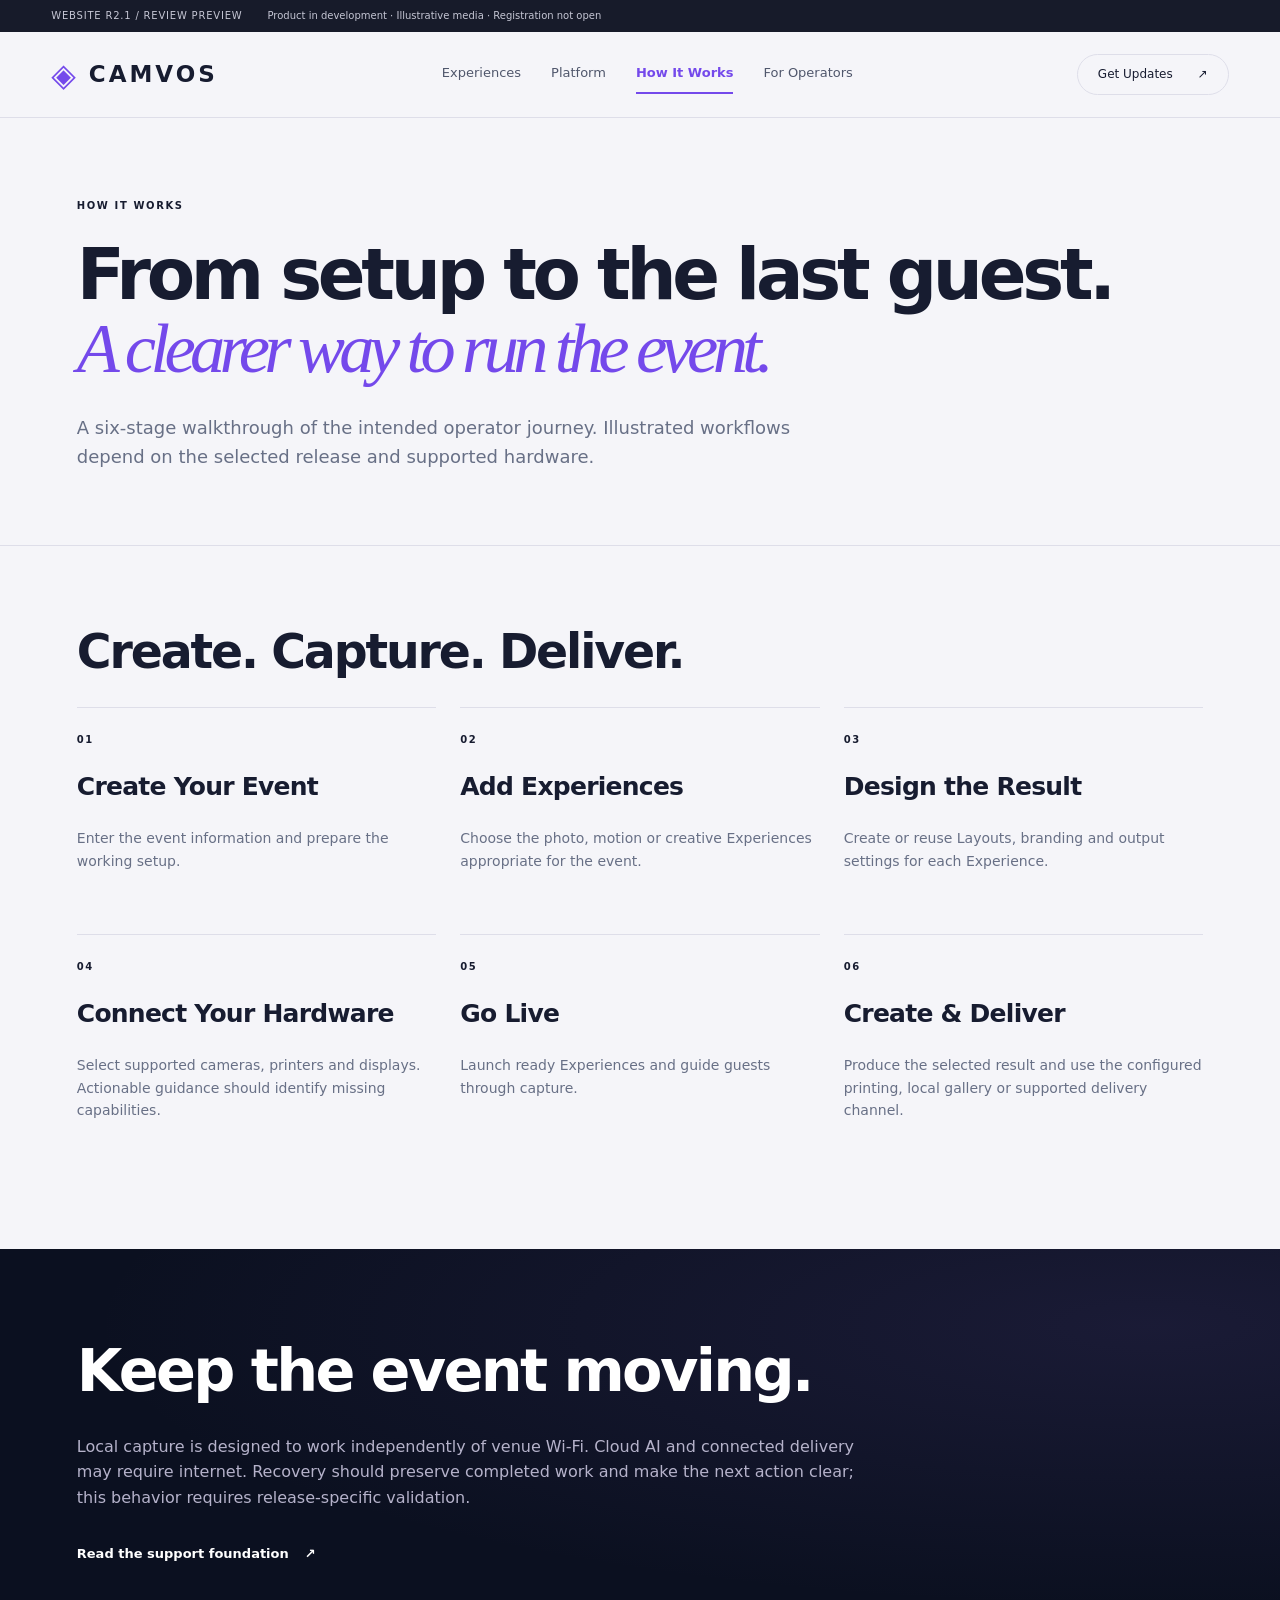
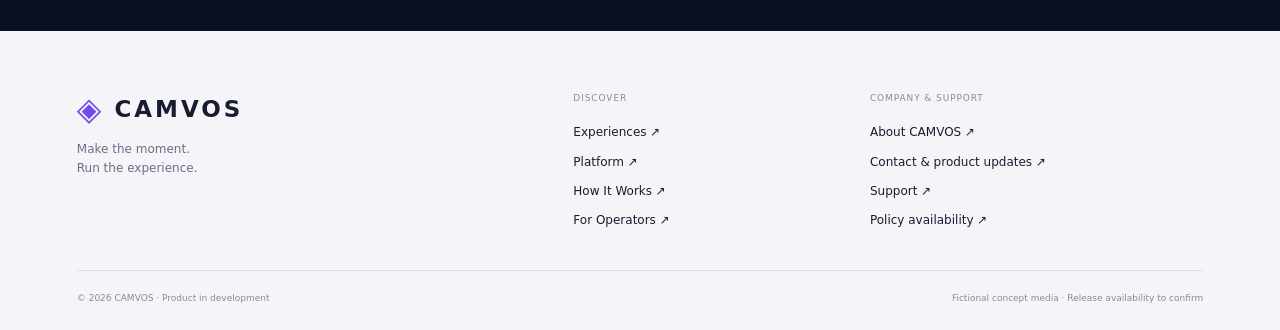
<file: docs/how-it-works.html>
<!doctype html><html lang="en"><head><meta charset="utf-8"><meta name="viewport" content="width=device-width,initial-scale=1"><meta name="robots" content="noindex,nofollow"><meta name="description" content="Follow the intended CAMVOS operator journey from event setup and design to capture and delivery."><meta name="theme-color" content="#0b1020"><title>How It Works — CAMVOS</title><link rel="canonical" href="https://compose2karthik.github.io/camvos-site/how-it-works.html"><meta property="og:title" content="How It Works — CAMVOS"><meta property="og:description" content="Follow the intended CAMVOS operator journey from event setup and design to capture and delivery."><meta property="og:type" content="website"><meta property="og:url" content="https://compose2karthik.github.io/camvos-site/how-it-works.html"><meta property="og:image" content="https://compose2karthik.github.io/camvos-site/assets/event-editorial.webp"><meta name="twitter:card" content="summary_large_image"><link rel="icon" href="assets/favicon.svg" type="image/svg+xml"><link rel="stylesheet" href="styles.css"><link rel="stylesheet" href="orbit.css"><link rel="stylesheet" href="r2.css"></head><body><a class="skip" href="#main">Skip to content</a><div class="reviewbar">WEBSITE R2.1 / REVIEW PREVIEW <span>Product in development · Illustrative media · Registration not open</span></div><header><a class="logo" href="index.html" aria-label="CAMVOS home"><span class="mark" aria-hidden="true">◈</span>CAMVOS</a><button class="menu-toggle" aria-label="Open navigation" aria-expanded="false" aria-controls="nav">Menu +</button><nav id="nav" aria-label="Main navigation"><a href="experiences.html">Experiences</a><a href="platform.html">Platform</a><a href="how-it-works.html" aria-current="page">How It Works</a><a href="operators.html">For Operators</a><a class="mobile-cta" href="contact.html">Get Updates</a></nav><a class="nav-cta" href="contact.html">Get Updates <span aria-hidden="true">↗</span></a></header><main id="main"><section class="page-intro wrap"><div class="eyebrow">HOW IT WORKS</div><h1>From setup to the last guest.<br><em>A clearer way to run the event.</em></h1><p>A six-stage walkthrough of the intended operator journey. Illustrated workflows depend on the selected release and supported hardware.</p></section><section class="content-section"><div class="wrap"><h2>Create. Capture. Deliver.</h2><p class="section-copy"></p><div class="r2-grid"><article class="r2-card"><span class="eyebrow">01</span><h3>Create Your Event</h3><p>Enter the event information and prepare the working setup.</p></article><article class="r2-card"><span class="eyebrow">02</span><h3>Add Experiences</h3><p>Choose the photo, motion or creative Experiences appropriate for the event.</p></article><article class="r2-card"><span class="eyebrow">03</span><h3>Design the Result</h3><p>Create or reuse Layouts, branding and output settings for each Experience.</p></article><article class="r2-card"><span class="eyebrow">04</span><h3>Connect Your Hardware</h3><p>Select supported cameras, printers and displays. Actionable guidance should identify missing capabilities.</p></article><article class="r2-card"><span class="eyebrow">05</span><h3>Go Live</h3><p>Launch ready Experiences and guide guests through capture.</p></article><article class="r2-card"><span class="eyebrow">06</span><h3>Create & Deliver</h3><p>Produce the selected result and use the configured printing, local gallery or supported delivery channel.</p></article></div></div></section><section class="vision"><div class="wrap"><h2>Keep the event moving.</h2><p class="section-copy">Local capture is designed to work independently of venue Wi-Fi. Cloud AI and connected delivery may require internet. Recovery should preserve completed work and make the next action clear; this behavior requires release-specific validation.</p><a class="text-link" href="support.html">Read the support foundation <span aria-hidden="true">↗</span></a></div></section></main><footer class="wrap"><div><a class="logo" href="index.html"><span class="mark" aria-hidden="true">◈</span>CAMVOS</a><p>Make the moment.<br>Run the experience.</p></div><div><span>DISCOVER</span><a class="footer-link" href="experiences.html">Experiences <span aria-hidden="true">↗</span></a><a class="footer-link" href="platform.html">Platform <span aria-hidden="true">↗</span></a><a class="footer-link" href="how-it-works.html">How It Works <span aria-hidden="true">↗</span></a><a class="footer-link" href="operators.html">For Operators <span aria-hidden="true">↗</span></a></div><div><span>COMPANY & SUPPORT</span><a class="footer-link" href="about.html">About CAMVOS <span aria-hidden="true">↗</span></a><a class="footer-link" href="contact.html">Contact & product updates <span aria-hidden="true">↗</span></a><a class="footer-link" href="support.html">Support <span aria-hidden="true">↗</span></a><a class="footer-link" href="legal.html">Policy availability <span aria-hidden="true">↗</span></a></div><div class="footer-bottom"><span>© 2026 CAMVOS · Product in development</span><span>Fictional concept media · Release availability to confirm</span></div></footer><script src="app.js" defer></script></body></html>
</file>
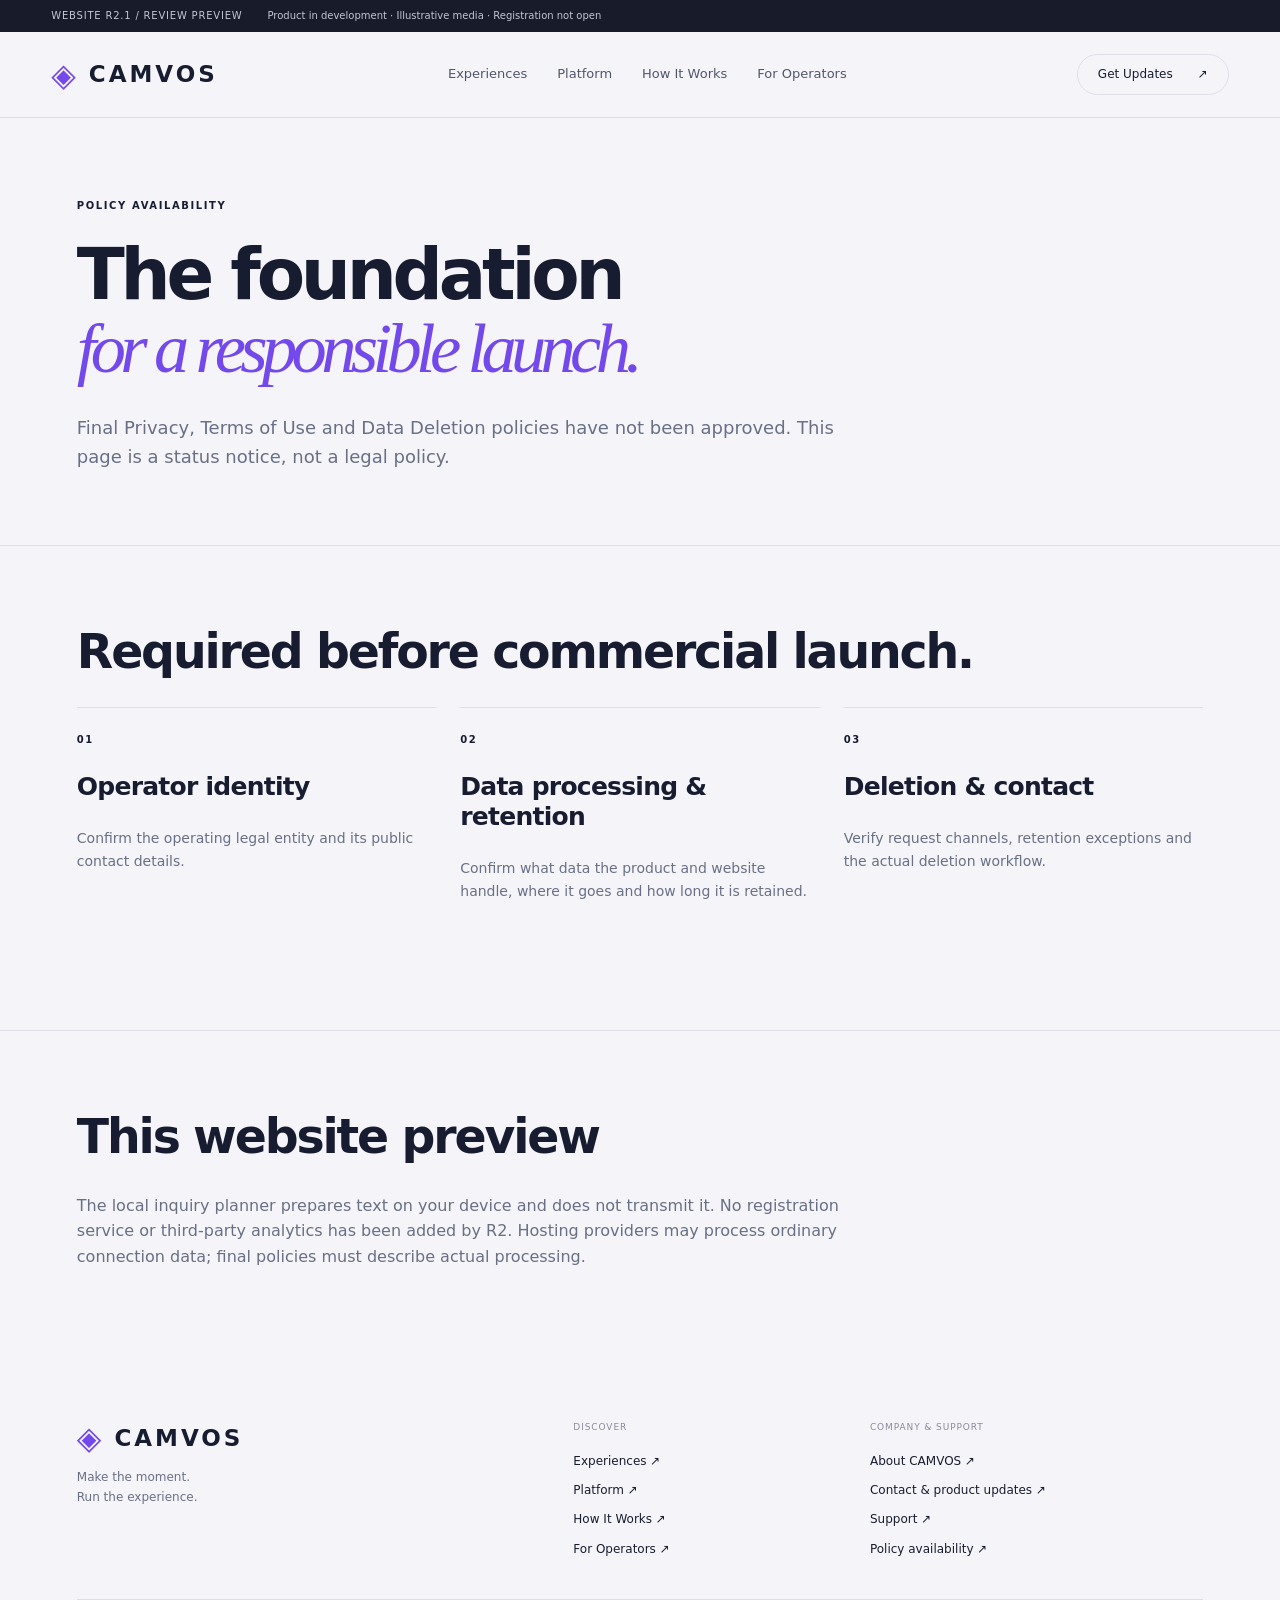
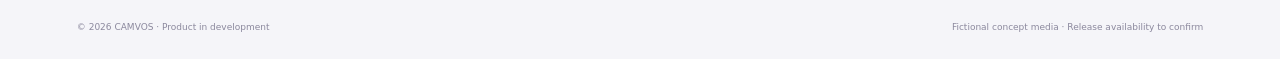
<file: docs/legal.html>
<!doctype html><html lang="en"><head><meta charset="utf-8"><meta name="viewport" content="width=device-width,initial-scale=1"><meta name="robots" content="noindex,nofollow"><meta name="description" content="Final CAMVOS Privacy, Terms and Data Deletion policies are pending operator and processing decisions."><meta name="theme-color" content="#0b1020"><title>Policy Availability — CAMVOS</title><link rel="canonical" href="https://compose2karthik.github.io/camvos-site/legal.html"><meta property="og:title" content="Policy Availability — CAMVOS"><meta property="og:description" content="Final CAMVOS Privacy, Terms and Data Deletion policies are pending operator and processing decisions."><meta property="og:type" content="website"><meta property="og:url" content="https://compose2karthik.github.io/camvos-site/legal.html"><meta property="og:image" content="https://compose2karthik.github.io/camvos-site/assets/event-editorial.webp"><meta name="twitter:card" content="summary_large_image"><link rel="icon" href="assets/favicon.svg" type="image/svg+xml"><link rel="stylesheet" href="styles.css"><link rel="stylesheet" href="orbit.css"><link rel="stylesheet" href="r2.css"></head><body><a class="skip" href="#main">Skip to content</a><div class="reviewbar">WEBSITE R2.1 / REVIEW PREVIEW <span>Product in development · Illustrative media · Registration not open</span></div><header><a class="logo" href="index.html" aria-label="CAMVOS home"><span class="mark" aria-hidden="true">◈</span>CAMVOS</a><button class="menu-toggle" aria-label="Open navigation" aria-expanded="false" aria-controls="nav">Menu +</button><nav id="nav" aria-label="Main navigation"><a href="experiences.html">Experiences</a><a href="platform.html">Platform</a><a href="how-it-works.html">How It Works</a><a href="operators.html">For Operators</a><a class="mobile-cta" href="contact.html">Get Updates</a></nav><a class="nav-cta" href="contact.html">Get Updates <span aria-hidden="true">↗</span></a></header><main id="main"><section class="page-intro wrap"><div class="eyebrow">POLICY AVAILABILITY</div><h1>The foundation<br><em>for a responsible launch.</em></h1><p>Final Privacy, Terms of Use and Data Deletion policies have not been approved. This page is a status notice, not a legal policy.</p></section><section class="content-section"><div class="wrap"><h2>Required before commercial launch.</h2><p class="section-copy"></p><div class="r2-grid"><article class="r2-card"><span class="eyebrow">01</span><h3>Operator identity</h3><p>Confirm the operating legal entity and its public contact details.</p></article><article class="r2-card"><span class="eyebrow">02</span><h3>Data processing & retention</h3><p>Confirm what data the product and website handle, where it goes and how long it is retained.</p></article><article class="r2-card"><span class="eyebrow">03</span><h3>Deletion & contact</h3><p>Verify request channels, retention exceptions and the actual deletion workflow.</p></article></div></div></section><section class="content-section"><div class="wrap"><h2>This website preview</h2><p class="section-copy">The local inquiry planner prepares text on your device and does not transmit it. No registration service or third-party analytics has been added by R2. Hosting providers may process ordinary connection data; final policies must describe actual processing.</p></div></section></main><footer class="wrap"><div><a class="logo" href="index.html"><span class="mark" aria-hidden="true">◈</span>CAMVOS</a><p>Make the moment.<br>Run the experience.</p></div><div><span>DISCOVER</span><a class="footer-link" href="experiences.html">Experiences <span aria-hidden="true">↗</span></a><a class="footer-link" href="platform.html">Platform <span aria-hidden="true">↗</span></a><a class="footer-link" href="how-it-works.html">How It Works <span aria-hidden="true">↗</span></a><a class="footer-link" href="operators.html">For Operators <span aria-hidden="true">↗</span></a></div><div><span>COMPANY & SUPPORT</span><a class="footer-link" href="about.html">About CAMVOS <span aria-hidden="true">↗</span></a><a class="footer-link" href="contact.html">Contact & product updates <span aria-hidden="true">↗</span></a><a class="footer-link" href="support.html">Support <span aria-hidden="true">↗</span></a><a class="footer-link" href="legal.html">Policy availability <span aria-hidden="true">↗</span></a></div><div class="footer-bottom"><span>© 2026 CAMVOS · Product in development</span><span>Fictional concept media · Release availability to confirm</span></div></footer><script src="app.js" defer></script></body></html>
</file>
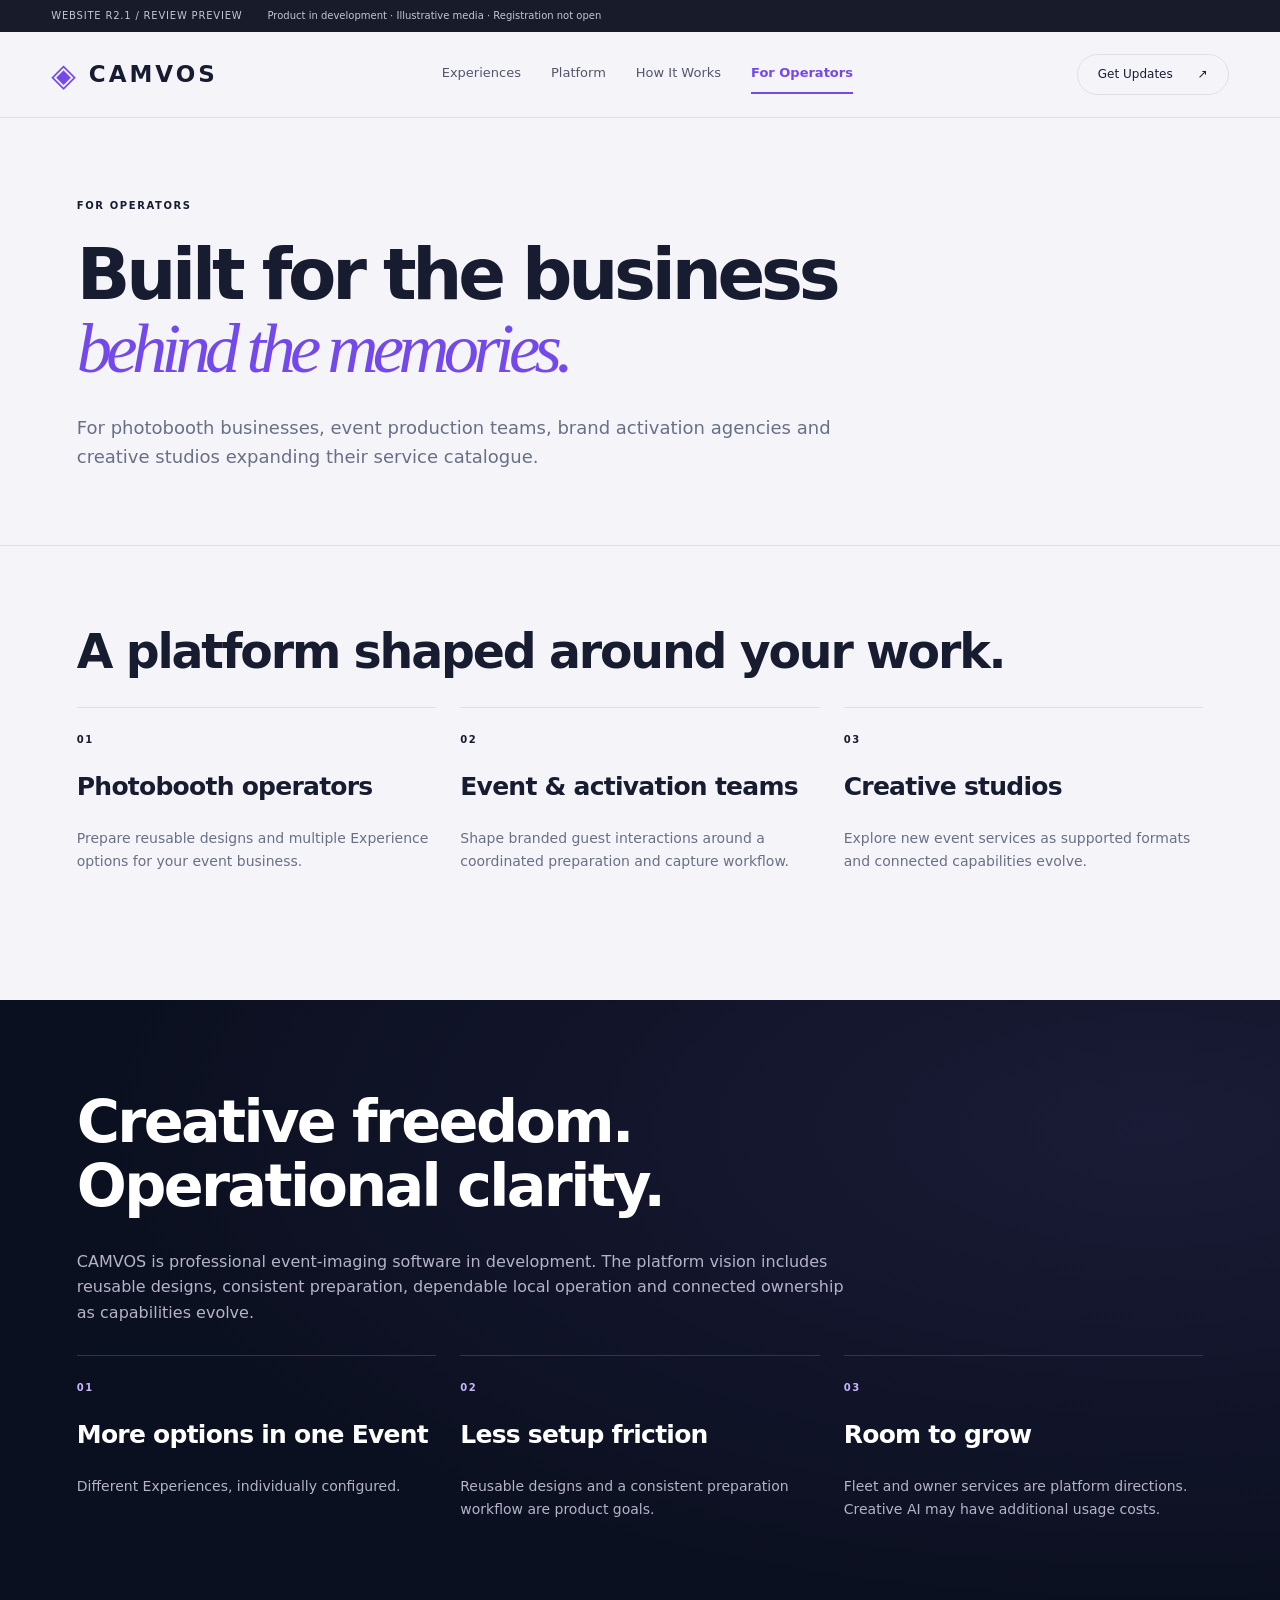
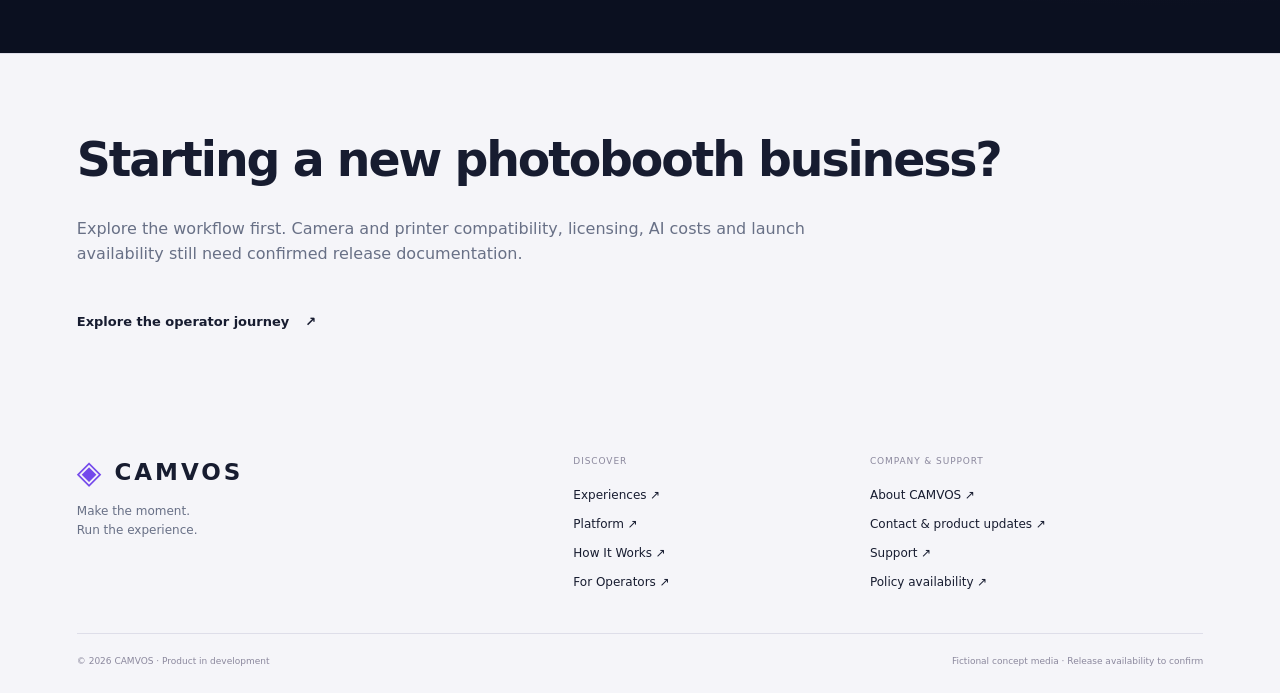
<file: docs/operators.html>
<!doctype html><html lang="en"><head><meta charset="utf-8"><meta name="viewport" content="width=device-width,initial-scale=1"><meta name="robots" content="noindex,nofollow"><meta name="description" content="Explore the CAMVOS vision for photobooth businesses, event and activation teams, and creative studios."><meta name="theme-color" content="#0b1020"><title>For Operators — CAMVOS</title><link rel="canonical" href="https://compose2karthik.github.io/camvos-site/operators.html"><meta property="og:title" content="For Operators — CAMVOS"><meta property="og:description" content="Explore the CAMVOS vision for photobooth businesses, event and activation teams, and creative studios."><meta property="og:type" content="website"><meta property="og:url" content="https://compose2karthik.github.io/camvos-site/operators.html"><meta property="og:image" content="https://compose2karthik.github.io/camvos-site/assets/event-editorial.webp"><meta name="twitter:card" content="summary_large_image"><link rel="icon" href="assets/favicon.svg" type="image/svg+xml"><link rel="stylesheet" href="styles.css"><link rel="stylesheet" href="orbit.css"><link rel="stylesheet" href="r2.css"></head><body><a class="skip" href="#main">Skip to content</a><div class="reviewbar">WEBSITE R2.1 / REVIEW PREVIEW <span>Product in development · Illustrative media · Registration not open</span></div><header><a class="logo" href="index.html" aria-label="CAMVOS home"><span class="mark" aria-hidden="true">◈</span>CAMVOS</a><button class="menu-toggle" aria-label="Open navigation" aria-expanded="false" aria-controls="nav">Menu +</button><nav id="nav" aria-label="Main navigation"><a href="experiences.html">Experiences</a><a href="platform.html">Platform</a><a href="how-it-works.html">How It Works</a><a href="operators.html" aria-current="page">For Operators</a><a class="mobile-cta" href="contact.html">Get Updates</a></nav><a class="nav-cta" href="contact.html">Get Updates <span aria-hidden="true">↗</span></a></header><main id="main"><section class="page-intro wrap"><div class="eyebrow">FOR OPERATORS</div><h1>Built for the business<br><em>behind the memories.</em></h1><p>For photobooth businesses, event production teams, brand activation agencies and creative studios expanding their service catalogue.</p></section><section class="content-section"><div class="wrap"><h2>A platform shaped around your work.</h2><p class="section-copy"></p><div class="r2-grid"><article class="r2-card"><span class="eyebrow">01</span><h3>Photobooth operators</h3><p>Prepare reusable designs and multiple Experience options for your event business.</p></article><article class="r2-card"><span class="eyebrow">02</span><h3>Event & activation teams</h3><p>Shape branded guest interactions around a coordinated preparation and capture workflow.</p></article><article class="r2-card"><span class="eyebrow">03</span><h3>Creative studios</h3><p>Explore new event services as supported formats and connected capabilities evolve.</p></article></div></div></section><section class="vision"><div class="wrap"><h2>Creative freedom.<br>Operational clarity.</h2><p class="section-copy">CAMVOS is professional event-imaging software in development. The platform vision includes reusable designs, consistent preparation, dependable local operation and connected ownership as capabilities evolve.</p><div class="r2-grid"><article class="r2-card"><span class="eyebrow">01</span><h3>More options in one Event</h3><p>Different Experiences, individually configured.</p></article><article class="r2-card"><span class="eyebrow">02</span><h3>Less setup friction</h3><p>Reusable designs and a consistent preparation workflow are product goals.</p></article><article class="r2-card"><span class="eyebrow">03</span><h3>Room to grow</h3><p>Fleet and owner services are platform directions. Creative AI may have additional usage costs.</p></article></div></div></section><section class="content-section"><div class="wrap"><h2>Starting a new photobooth business?</h2><p class="section-copy">Explore the workflow first. Camera and printer compatibility, licensing, AI costs and launch availability still need confirmed release documentation.</p><a class="text-link" href="how-it-works.html">Explore the operator journey <span aria-hidden="true">↗</span></a></div></section></main><footer class="wrap"><div><a class="logo" href="index.html"><span class="mark" aria-hidden="true">◈</span>CAMVOS</a><p>Make the moment.<br>Run the experience.</p></div><div><span>DISCOVER</span><a class="footer-link" href="experiences.html">Experiences <span aria-hidden="true">↗</span></a><a class="footer-link" href="platform.html">Platform <span aria-hidden="true">↗</span></a><a class="footer-link" href="how-it-works.html">How It Works <span aria-hidden="true">↗</span></a><a class="footer-link" href="operators.html">For Operators <span aria-hidden="true">↗</span></a></div><div><span>COMPANY & SUPPORT</span><a class="footer-link" href="about.html">About CAMVOS <span aria-hidden="true">↗</span></a><a class="footer-link" href="contact.html">Contact & product updates <span aria-hidden="true">↗</span></a><a class="footer-link" href="support.html">Support <span aria-hidden="true">↗</span></a><a class="footer-link" href="legal.html">Policy availability <span aria-hidden="true">↗</span></a></div><div class="footer-bottom"><span>© 2026 CAMVOS · Product in development</span><span>Fictional concept media · Release availability to confirm</span></div></footer><script src="app.js" defer></script></body></html>
</file>
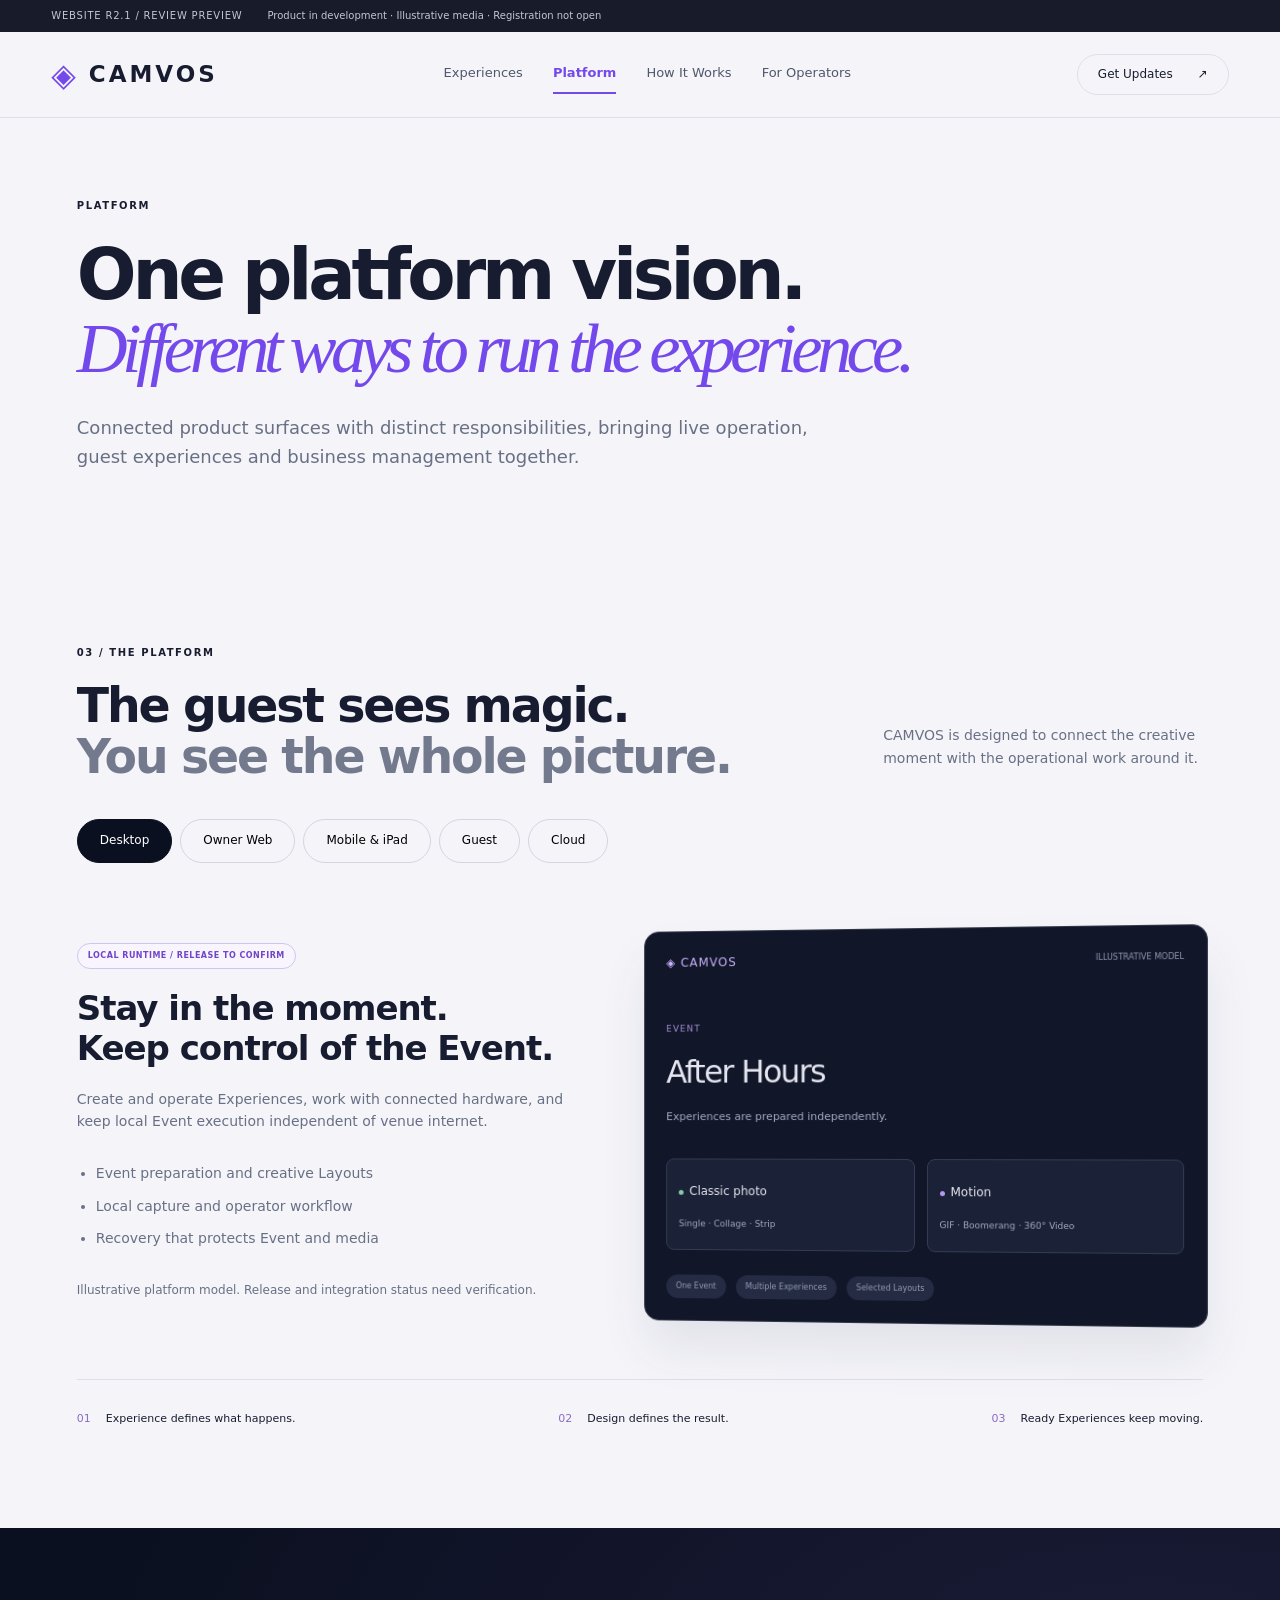
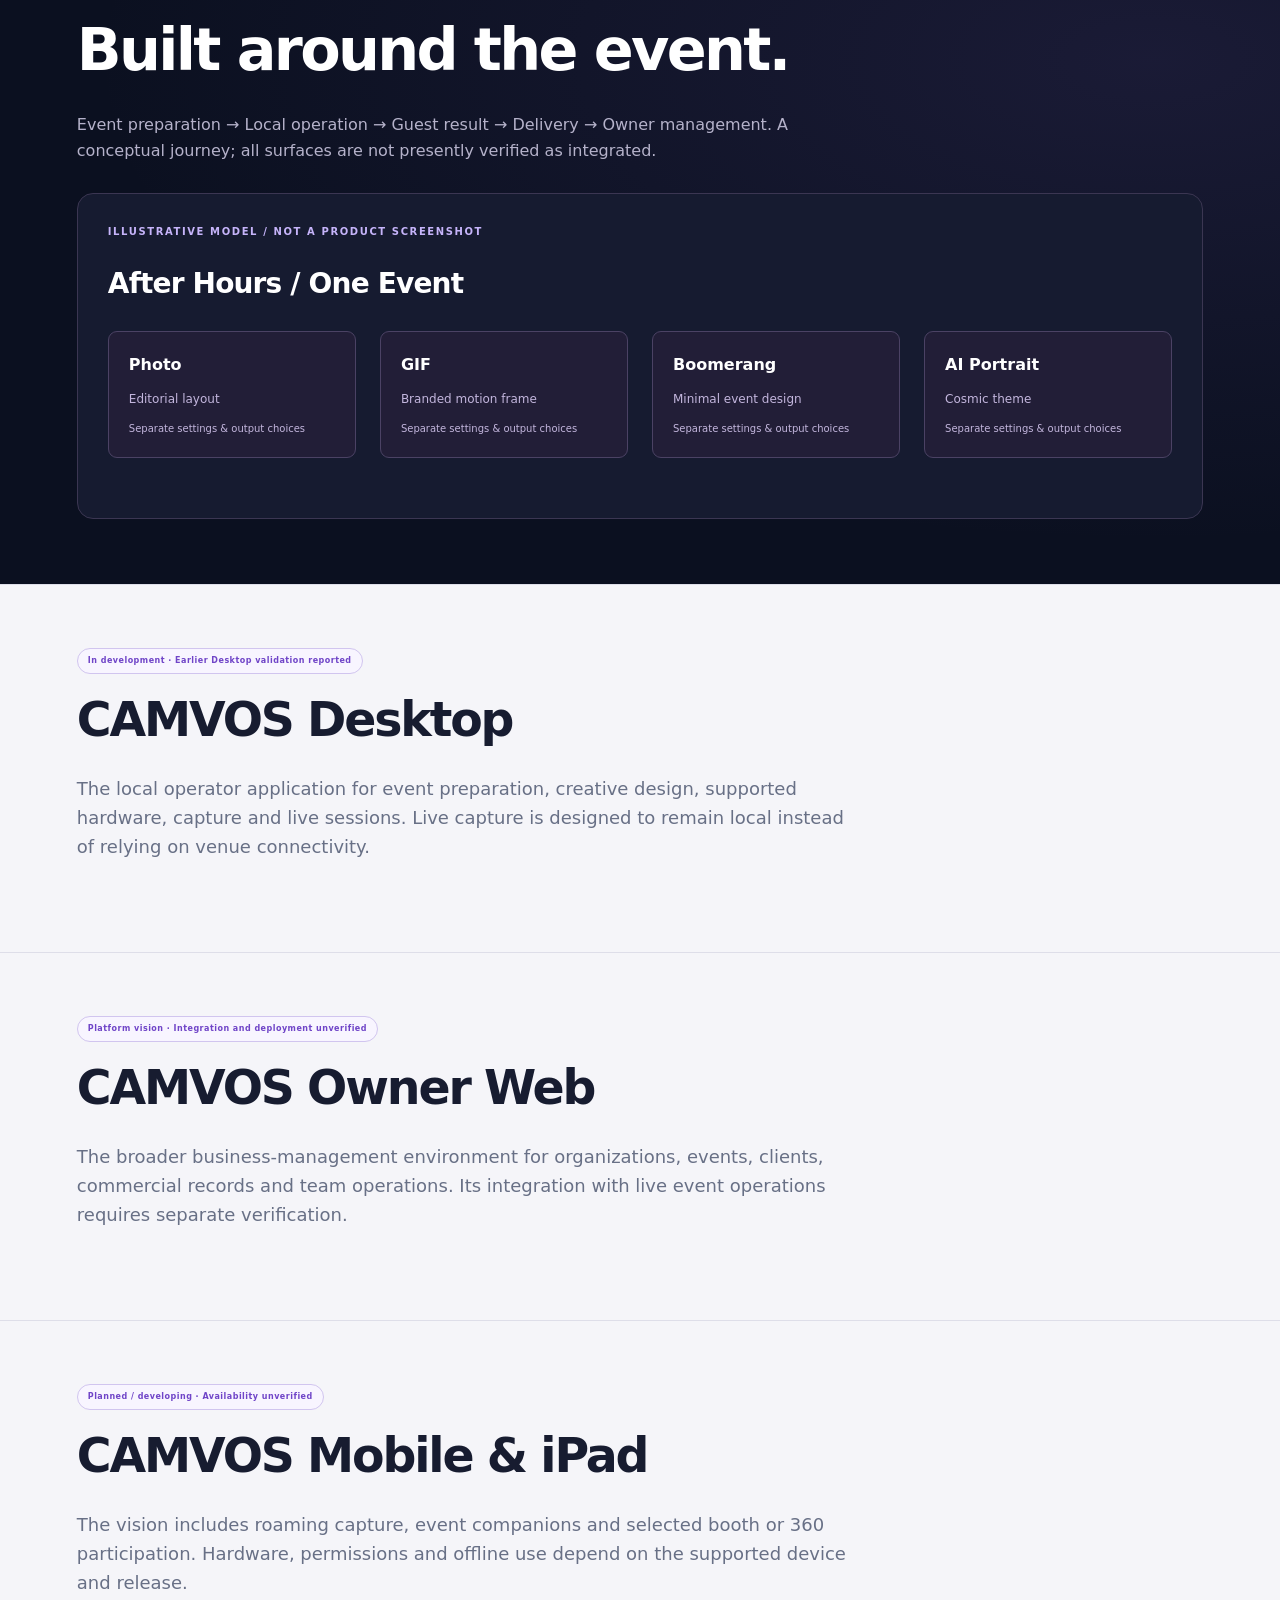
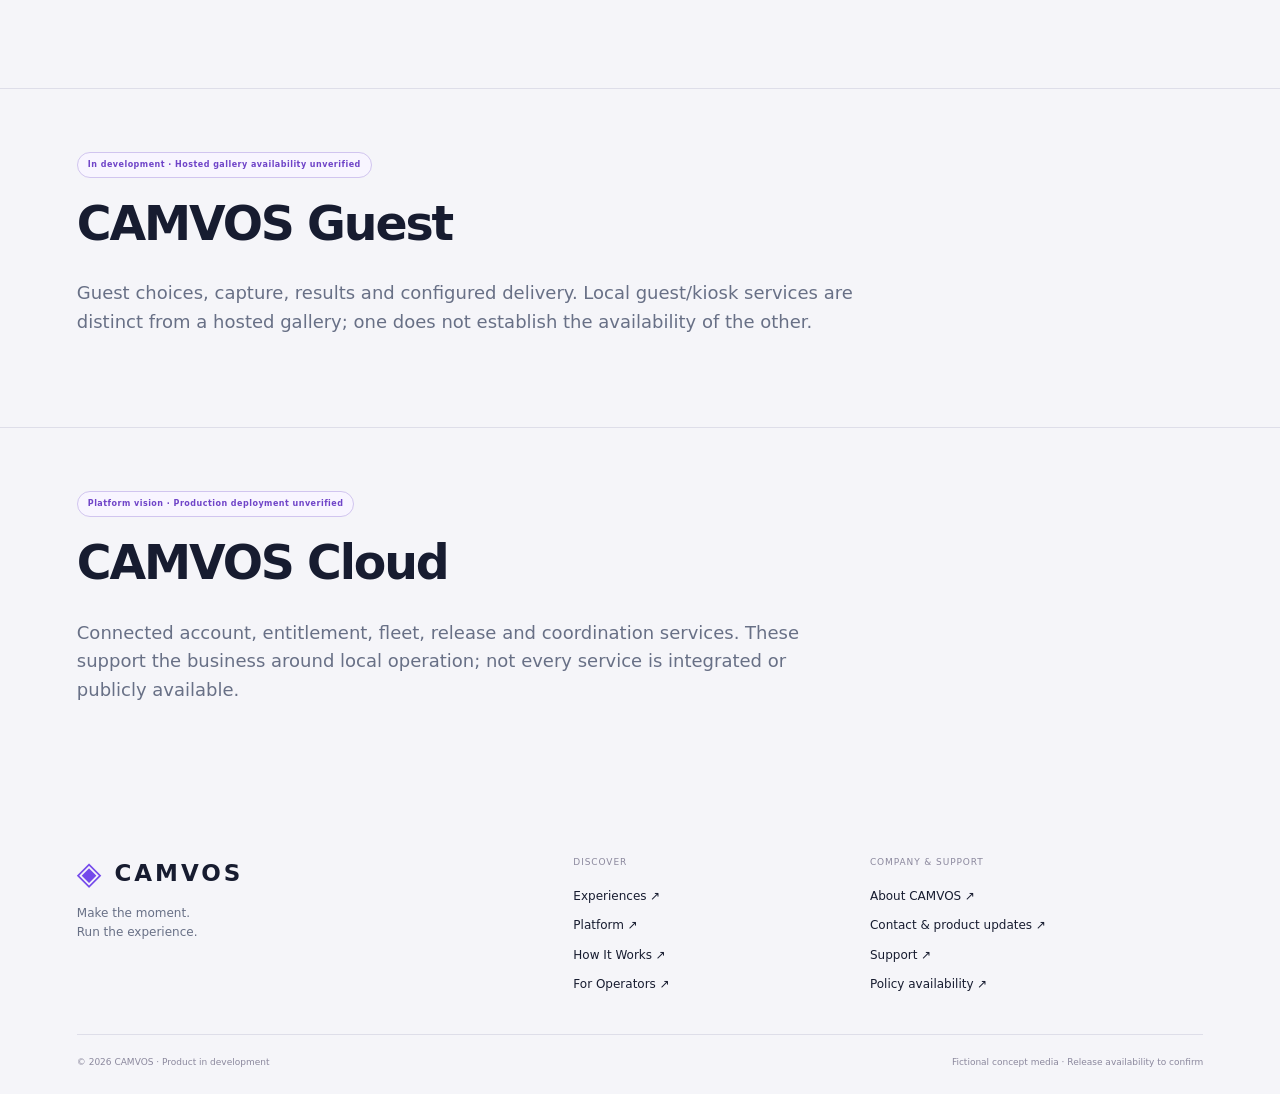
<file: docs/platform.html>
<!doctype html><html lang="en"><head><meta charset="utf-8"><meta name="viewport" content="width=device-width,initial-scale=1"><meta name="robots" content="noindex,nofollow"><meta name="description" content="Discover the CAMVOS Desktop, Owner Web, Mobile, Guest and Cloud platform vision."><meta name="theme-color" content="#0b1020"><title>Platform — CAMVOS</title><link rel="canonical" href="https://compose2karthik.github.io/camvos-site/platform.html"><meta property="og:title" content="Platform — CAMVOS"><meta property="og:description" content="Discover the CAMVOS Desktop, Owner Web, Mobile, Guest and Cloud platform vision."><meta property="og:type" content="website"><meta property="og:url" content="https://compose2karthik.github.io/camvos-site/platform.html"><meta property="og:image" content="https://compose2karthik.github.io/camvos-site/assets/event-editorial.webp"><meta name="twitter:card" content="summary_large_image"><link rel="icon" href="assets/favicon.svg" type="image/svg+xml"><link rel="stylesheet" href="styles.css"><link rel="stylesheet" href="orbit.css"><link rel="stylesheet" href="r2.css"></head><body><a class="skip" href="#main">Skip to content</a><div class="reviewbar">WEBSITE R2.1 / REVIEW PREVIEW <span>Product in development · Illustrative media · Registration not open</span></div><header><a class="logo" href="index.html" aria-label="CAMVOS home"><span class="mark" aria-hidden="true">◈</span>CAMVOS</a><button class="menu-toggle" aria-label="Open navigation" aria-expanded="false" aria-controls="nav">Menu +</button><nav id="nav" aria-label="Main navigation"><a href="experiences.html">Experiences</a><a href="platform.html" aria-current="page">Platform</a><a href="how-it-works.html">How It Works</a><a href="operators.html">For Operators</a><a class="mobile-cta" href="contact.html">Get Updates</a></nav><a class="nav-cta" href="contact.html">Get Updates <span aria-hidden="true">↗</span></a></header><main id="main"><section class="page-intro wrap"><div class="eyebrow">PLATFORM</div><h1>One platform vision.<br><em>Different ways to run the experience.</em></h1><p>Connected product surfaces with distinct responsibilities, bringing live operation, guest experiences and business management together.</p></section><section id="platform" class="wrap platform-section"><div class="section-heading"><div><div class="eyebrow">03 / THE PLATFORM</div><h2>The guest sees magic.<br><span>You see the whole picture.</span></h2></div><p>CAMVOS is designed to connect the creative moment with the operational work around it.</p></div><div class="platform-tabs" role="group" aria-label="Explore platform surfaces"><button data-surface="desktop" aria-pressed="true">Desktop</button><button data-surface="owner" aria-pressed="false">Owner Web</button><button data-surface="mobile" aria-pressed="false">Mobile & iPad</button><button data-surface="guest" aria-pressed="false">Guest</button><button data-surface="cloud" aria-pressed="false">Cloud</button></div><div class="platform-panel"><div class="platform-text" aria-live="polite"><span id="surface-status" class="pill">LOCAL RUNTIME / RELEASE TO CONFIRM</span><h3 id="surface-title">Stay in the moment.<br>Keep control of the Event.</h3><p id="surface-copy">Create and operate Experiences, work with connected hardware, and keep local Event execution independent of venue internet.</p><ul id="surface-list"><li>Event preparation and creative Layouts</li><li>Local capture and operator workflow</li><li>Recovery that protects Event and media</li></ul><p class="qualification">Illustrative platform model. Release and integration status need verification.</p></div><div class="platform-art" aria-label="Illustrative platform model, not a product screenshot"><div class="model-top"><span class="model-logo">◈ CAMVOS</span><span>ILLUSTRATIVE MODEL</span></div><div class="model-event"><span>EVENT</span><h4>After Hours</h4><p>Experiences are prepared independently.</p></div><div class="model-row"><div><span class="status-dot"></span><b>Classic photo</b><small>Single · Collage · Strip</small></div><div><span class="status-dot violet"></span><b>Motion</b><small>GIF · Boomerang · 360° Video</small></div></div><div class="model-footer"><span>One Event</span><span>Multiple Experiences</span><span>Selected Layouts</span></div></div></div><div class="platform-principles"><div><span>01</span><b>Experience defines what happens.</b></div><div><span>02</span><b>Design defines the result.</b></div><div><span>03</span><b>Ready Experiences keep moving.</b></div></div></section><section class="vision"><div class="wrap"><h2>Built around the event.</h2><p class="section-copy">Event preparation → Local operation → Guest result → Delivery → Owner management. A conceptual journey; all surfaces are not presently verified as integrated.</p><div class="event-example"><div class="eyebrow">ILLUSTRATIVE MODEL / NOT A PRODUCT SCREENSHOT</div><h3>After Hours / One Event</h3><div class="r2-grid"><div class="event-tile"><b>Photo</b><span>Editorial layout</span><small>Separate settings & output choices</small></div><div class="event-tile"><b>GIF</b><span>Branded motion frame</span><small>Separate settings & output choices</small></div><div class="event-tile"><b>Boomerang</b><span>Minimal event design</span><small>Separate settings & output choices</small></div><div class="event-tile"><b>AI Portrait</b><span>Cosmic theme</span><small>Separate settings & output choices</small></div></div></div></div></section><section id="desktop" class="wrap content-section surface-section"><span class="pill">In development · Earlier Desktop validation reported</span><h2>CAMVOS Desktop</h2><p class="section-copy">The local operator application for event preparation, creative design, supported hardware, capture and live sessions. Live capture is designed to remain local instead of relying on venue connectivity.</p></section><section id="owner" class="wrap content-section surface-section"><span class="pill">Platform vision · Integration and deployment unverified</span><h2>CAMVOS Owner Web</h2><p class="section-copy">The broader business-management environment for organizations, events, clients, commercial records and team operations. Its integration with live event operations requires separate verification.</p></section><section id="mobile" class="wrap content-section surface-section"><span class="pill">Planned / developing · Availability unverified</span><h2>CAMVOS Mobile & iPad</h2><p class="section-copy">The vision includes roaming capture, event companions and selected booth or 360 participation. Hardware, permissions and offline use depend on the supported device and release.</p></section><section id="guest" class="wrap content-section surface-section"><span class="pill">In development · Hosted gallery availability unverified</span><h2>CAMVOS Guest</h2><p class="section-copy">Guest choices, capture, results and configured delivery. Local guest/kiosk services are distinct from a hosted gallery; one does not establish the availability of the other.</p></section><section id="cloud" class="wrap content-section surface-section"><span class="pill">Platform vision · Production deployment unverified</span><h2>CAMVOS Cloud</h2><p class="section-copy">Connected account, entitlement, fleet, release and coordination services. These support the business around local operation; not every service is integrated or publicly available.</p></section></main><footer class="wrap"><div><a class="logo" href="index.html"><span class="mark" aria-hidden="true">◈</span>CAMVOS</a><p>Make the moment.<br>Run the experience.</p></div><div><span>DISCOVER</span><a class="footer-link" href="experiences.html">Experiences <span aria-hidden="true">↗</span></a><a class="footer-link" href="platform.html">Platform <span aria-hidden="true">↗</span></a><a class="footer-link" href="how-it-works.html">How It Works <span aria-hidden="true">↗</span></a><a class="footer-link" href="operators.html">For Operators <span aria-hidden="true">↗</span></a></div><div><span>COMPANY & SUPPORT</span><a class="footer-link" href="about.html">About CAMVOS <span aria-hidden="true">↗</span></a><a class="footer-link" href="contact.html">Contact & product updates <span aria-hidden="true">↗</span></a><a class="footer-link" href="support.html">Support <span aria-hidden="true">↗</span></a><a class="footer-link" href="legal.html">Policy availability <span aria-hidden="true">↗</span></a></div><div class="footer-bottom"><span>© 2026 CAMVOS · Product in development</span><span>Fictional concept media · Release availability to confirm</span></div></footer><script src="app.js" defer></script></body></html>
</file>
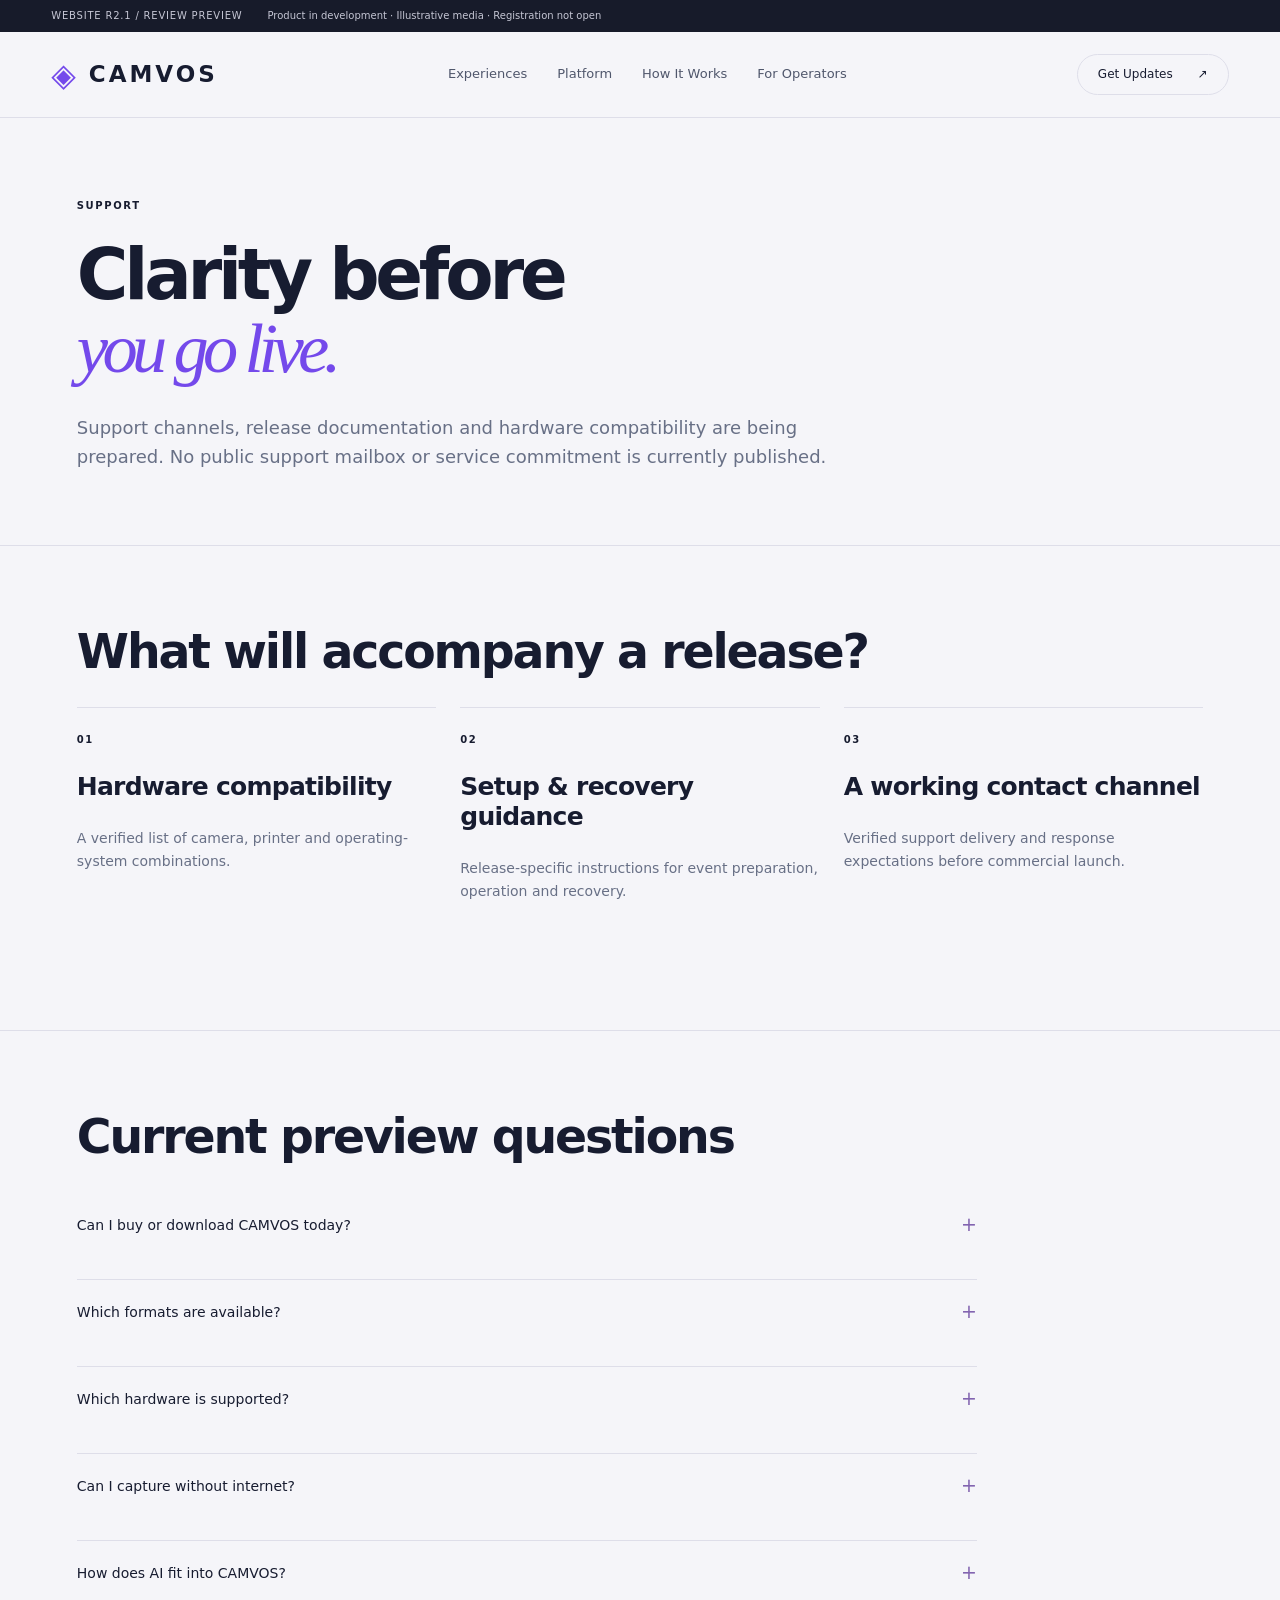
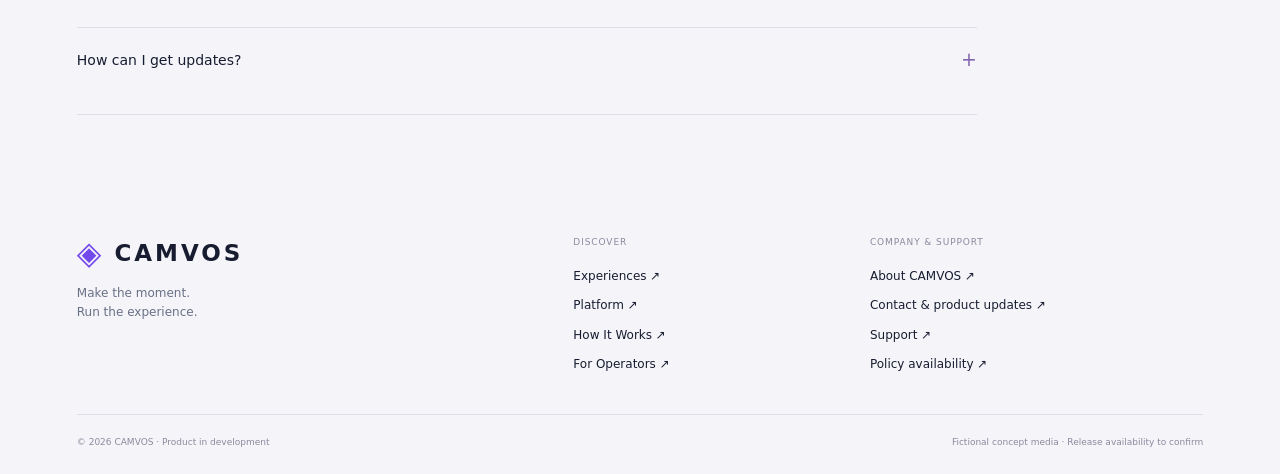
<file: docs/support.html>
<!doctype html><html lang="en"><head><meta charset="utf-8"><meta name="viewport" content="width=device-width,initial-scale=1"><meta name="robots" content="noindex,nofollow"><meta name="description" content="CAMVOS support foundation and release information status."><meta name="theme-color" content="#0b1020"><title>Support — CAMVOS</title><link rel="canonical" href="https://compose2karthik.github.io/camvos-site/support.html"><meta property="og:title" content="Support — CAMVOS"><meta property="og:description" content="CAMVOS support foundation and release information status."><meta property="og:type" content="website"><meta property="og:url" content="https://compose2karthik.github.io/camvos-site/support.html"><meta property="og:image" content="https://compose2karthik.github.io/camvos-site/assets/event-editorial.webp"><meta name="twitter:card" content="summary_large_image"><link rel="icon" href="assets/favicon.svg" type="image/svg+xml"><link rel="stylesheet" href="styles.css"><link rel="stylesheet" href="orbit.css"><link rel="stylesheet" href="r2.css"></head><body><a class="skip" href="#main">Skip to content</a><div class="reviewbar">WEBSITE R2.1 / REVIEW PREVIEW <span>Product in development · Illustrative media · Registration not open</span></div><header><a class="logo" href="index.html" aria-label="CAMVOS home"><span class="mark" aria-hidden="true">◈</span>CAMVOS</a><button class="menu-toggle" aria-label="Open navigation" aria-expanded="false" aria-controls="nav">Menu +</button><nav id="nav" aria-label="Main navigation"><a href="experiences.html">Experiences</a><a href="platform.html">Platform</a><a href="how-it-works.html">How It Works</a><a href="operators.html">For Operators</a><a class="mobile-cta" href="contact.html">Get Updates</a></nav><a class="nav-cta" href="contact.html">Get Updates <span aria-hidden="true">↗</span></a></header><main id="main"><section class="page-intro wrap"><div class="eyebrow">SUPPORT</div><h1>Clarity before<br><em>you go live.</em></h1><p>Support channels, release documentation and hardware compatibility are being prepared. No public support mailbox or service commitment is currently published.</p></section><section class="content-section"><div class="wrap"><h2>What will accompany a release?</h2><p class="section-copy"></p><div class="r2-grid"><article class="r2-card"><span class="eyebrow">01</span><h3>Hardware compatibility</h3><p>A verified list of camera, printer and operating-system combinations.</p></article><article class="r2-card"><span class="eyebrow">02</span><h3>Setup & recovery guidance</h3><p>Release-specific instructions for event preparation, operation and recovery.</p></article><article class="r2-card"><span class="eyebrow">03</span><h3>A working contact channel</h3><p>Verified support delivery and response expectations before commercial launch.</p></article></div></div></section><section class="content-section"><div class="wrap"><h2>Current preview questions</h2><p class="section-copy"></p><div class="faq-list"><details><summary>Can I buy or download CAMVOS today?<span aria-hidden="true">+</span></summary><p>CAMVOS is in development. A commercial release, download and pricing have not been approved.</p></details><details><summary>Which formats are available?<span aria-hidden="true">+</span></summary><p>Photo, Collage, Strip, GIF and Boomerang have previously reported Desktop validation. This website is not fresh release evidence. Video, 360 and AI workflows require release-specific verification; every sample shown here is illustrative.</p></details><details><summary>Which hardware is supported?<span aria-hidden="true">+</span></summary><p>A verified camera, printer and operating-system compatibility list will be published with the relevant release. Do not purchase hardware based solely on this preview.</p></details><details><summary>Can I capture without internet?<span aria-hidden="true">+</span></summary><p>Local event execution is a design requirement. Cloud AI, hosted galleries and connected delivery can still need internet; offline behavior must be validated for each release.</p></details><details><summary>How does AI fit into CAMVOS?<span aria-hidden="true">+</span></summary><p>The vision includes design assistance before an event and curated guest transformations during it. Provider availability, privacy, quality and usage costs require verification.</p></details><details><summary>How can I get updates?<span aria-hidden="true">+</span></summary><p>Update registration is not open yet. The Contact page explains the current state and lets you prepare a local inquiry brief. Nothing is sent.</p></details></div></div></section></main><footer class="wrap"><div><a class="logo" href="index.html"><span class="mark" aria-hidden="true">◈</span>CAMVOS</a><p>Make the moment.<br>Run the experience.</p></div><div><span>DISCOVER</span><a class="footer-link" href="experiences.html">Experiences <span aria-hidden="true">↗</span></a><a class="footer-link" href="platform.html">Platform <span aria-hidden="true">↗</span></a><a class="footer-link" href="how-it-works.html">How It Works <span aria-hidden="true">↗</span></a><a class="footer-link" href="operators.html">For Operators <span aria-hidden="true">↗</span></a></div><div><span>COMPANY & SUPPORT</span><a class="footer-link" href="about.html">About CAMVOS <span aria-hidden="true">↗</span></a><a class="footer-link" href="contact.html">Contact & product updates <span aria-hidden="true">↗</span></a><a class="footer-link" href="support.html">Support <span aria-hidden="true">↗</span></a><a class="footer-link" href="legal.html">Policy availability <span aria-hidden="true">↗</span></a></div><div class="footer-bottom"><span>© 2026 CAMVOS · Product in development</span><span>Fictional concept media · Release availability to confirm</span></div></footer><script src="app.js" defer></script></body></html>
</file>
<file: docs/styles.css>
:root{--navy:#0b1020;--ink:#171c30;--muted:#687086;--paper:#f5f5f9;--line:#dedee9;--purple:#7449eb;--blue:#4388f7}*{box-sizing:border-box}html{scroll-behavior:smooth;scroll-padding-top:100px}body{margin:0;font:16px/1.6 system-ui,-apple-system,BlinkMacSystemFont,'Segoe UI',sans-serif;background:var(--paper);color:var(--ink)}button,input,textarea,select{font:inherit}a{color:inherit;text-decoration:none}button{cursor:pointer}button,a{-webkit-tap-highlight-color:transparent}button:focus-visible,a:focus-visible,select:focus-visible,textarea:focus-visible,summary:focus-visible{outline:3px solid #ab80ff;outline-offset:5px}button:disabled{cursor:default;opacity:.5}::selection{background:#d3c7f9}.skip{position:fixed;top:-100px;left:20px;z-index:100;background:white;padding:10px}.skip:focus{top:10px}.reviewbar{background:#171b2a;color:#c5c6d4;display:flex;gap:25px;align-items:center;padding:8px 4%;font-size:10px;letter-spacing:.08em}.reviewbar span{flex:1;letter-spacing:0}.reviewbar a{text-decoration:underline}header{display:flex;align-items:center;justify-content:space-between;gap:22px;padding:22px 4%;border-bottom:1px solid var(--line);background:#f5f5f9f2;position:sticky;top:0;z-index:20;backdrop-filter:blur(16px)}.logo{display:flex;align-items:center;gap:10px;font-size:23px;letter-spacing:.13em;font-weight:800}.mark{font-size:32px;line-height:1;color:var(--purple)}nav{display:flex;gap:30px;font-size:13px}nav a{color:#50576c}nav a:hover{color:var(--purple)}.nav-cta{border:1px solid #c9c7d8;border-radius:30px;background:none;padding:10px 20px;font-size:12px;display:flex;gap:25px}.menu-toggle{display:none}.wrap{max-width:1440px;padding-left:6%;padding-right:6%;margin:auto}.hero{display:grid;grid-template-columns:1fr 1.05fr;gap:25px;padding-top:70px;padding-bottom:90px;overflow:hidden}.eyebrow{font:600 10px/1.5 system-ui;letter-spacing:.16em;display:flex;align-items:center;gap:10px}.dot,.status-dot{display:inline-block;background:#8658ee;width:7px;height:7px;border-radius:50%}h1{font-size:clamp(60px,6.5vw,102px);line-height:.98;letter-spacing:-.065em;font-weight:650;margin:26px 0 30px}h1 em{font-family:Georgia,serif;font-weight:400;letter-spacing:-.08em;color:#7a50d9}h2{font-size:clamp(34px,3.7vw,57px);line-height:1.09;letter-spacing:-.045em;font-weight:600;margin:20px 0 30px}h2 span{color:#737a8d}h3{font-size:24px;line-height:1.2;letter-spacing:-.03em;font-weight:600}p{color:var(--muted)}.hero-copy>p{font-size:18px;line-height:1.6}.actions{display:flex;align-items:center;gap:25px;margin-top:32px;flex-wrap:wrap}.button{display:inline-flex;align-items:center;justify-content:space-between;gap:30px;padding:15px 22px;border:0;border-radius:40px;font-size:13px;font-weight:600}.primary{color:white;background:linear-gradient(105deg,#6d42d9,#4278de);box-shadow:0 6px 20px #7650e323}.primary:hover{filter:brightness(1.08)}.text-link{font-size:13px;font-weight:600;display:inline-flex;gap:16px}.hero-foot{margin-top:38px;padding-top:22px;border-top:1px solid var(--line);font-size:10px;display:flex;gap:18px;align-items:center;max-width:440px}.hero-foot span{color:var(--muted);font-size:9px;letter-spacing:.1em}.hero-foot b{font-weight:500}.hero-art{position:relative;min-height:590px;align-self:center}.orbit{position:absolute;border:1px solid #c9c7db;border-radius:50%;pointer-events:none}.o1{height:620px;width:620px;top:0;left:-20px}.o2{height:520px;width:520px;top:52px;left:32px}.small-label{position:absolute;top:18px;right:24px;font-size:9px;letter-spacing:.2em}.main-photo{position:absolute;width:75%;height:420px;left:7%;top:66px;background:white;padding:12px;transform:rotate(-7deg);box-shadow:0 35px 60px #19244320;border-radius:3px}.main-photo>img{width:100%;height:345px;object-fit:cover;object-position:center}.photo-bottom{padding-top:9px;display:flex;justify-content:space-between;gap:15px;align-items:center}.photo-bottom span{font-size:14px;font-weight:750;letter-spacing:-.03em}.photo-bottom b{font-size:7px;letter-spacing:.1em}.strip{position:absolute;width:130px;right:0;top:190px;padding:9px;background:#ede3d9;box-shadow:0 20px 40px #19244325;transform:rotate(12deg)}.strip img{display:block;width:100%;height:97px;object-fit:cover;margin-bottom:6px}.strip img:nth-child(2){filter:grayscale(1)}.strip img:nth-child(3){filter:sepia(.3)}.strip span{display:block;font-size:8px;letter-spacing:.1em;line-height:1.4;text-align:center;padding:6px 0}.floating-note{position:absolute;left:0;bottom:65px;background:var(--navy);color:white;display:flex;align-items:center;gap:12px;padding:18px 24px;border-radius:8px;box-shadow:0 20px 35px #141a3320}.floating-note b{display:block;font-size:12px;font-weight:500}.floating-note div>span{font-size:9px;color:#b8bcd0}.spark{color:#b49dff;font-size:28px}.art-caption{position:absolute;bottom:0;right:10px;font-size:9px}.format-rail{background:var(--navy);color:#e8e7f4;padding:24px 4%;display:flex;justify-content:space-around;align-items:center;gap:20px;font-size:12px;letter-spacing:.18em;overflow:hidden;white-space:nowrap}.format-rail i{font-size:17px;color:#b89bf8;font-style:normal}.experience-section,.platform-section,.workflow,.faq{padding-top:100px;padding-bottom:100px}.section-heading{display:flex;justify-content:space-between;align-items:flex-end;gap:40px;margin-bottom:36px}.section-heading h2{margin-bottom:0}.section-heading>p{max-width:320px;font-size:14px}.lab{display:grid;grid-template-columns:1.4fr 1fr;border:1px solid var(--line);border-radius:16px;overflow:hidden}.lab-visual{background:#e9e8f0;min-height:550px;padding:25px;display:flex;flex-direction:column;justify-content:space-between;background-image:radial-gradient(#ceccd9 1px,transparent 1px);background-size:16px 16px}.lab-top,.lab-bottom{display:flex;justify-content:space-between;align-items:center;gap:20px;font-size:8px;letter-spacing:.1em;color:#62667e}.lab-top button{font-size:10px;padding:7px 12px;border:1px solid #bab8cc;border-radius:30px;background:#f9f9fc}.lab-bottom{padding-top:20px;letter-spacing:0;font-size:10px}.output{margin:20px auto;display:grid;max-width:85%;width:350px;gap:8px;background:#faf6ee;padding:12px;box-shadow:0 20px 35px #28234022;transform:rotate(-4deg);transition:transform .3s}.sample{min-width:0}.sample img{display:block;width:100%;height:260px;object-fit:cover}.sample>span{display:block;text-align:center;font-size:9px;letter-spacing:.2em;padding:15px 0 2px}.output.collage{grid-template-columns:1fr 1fr;width:360px}.output.collage .sample img{height:130px}.output.collage .sample>span{display:none}.output.collage .sample:nth-child(2){filter:grayscale(1)}.output.collage .sample:nth-child(4){filter:sepia(.5)}.output.strip{position:static;width:155px;transform:rotate(5deg)}.output.strip .sample img{height:92px}.output.strip .sample>span{display:none}.output.gif,.output.boomerang{padding:0;background:var(--navy);color:white;transform:rotate(0);border-radius:8px;overflow:hidden}.output.gif .sample img,.output.boomerang .sample img{height:280px}.lab-controls{background:white;padding:36px}.format-buttons{margin:18px 0 28px}.format-buttons button{display:flex;align-items:center;gap:18px;width:100%;text-align:left;background:none;border:0;border-bottom:1px solid #e6e5ef;padding:14px 0;color:#7f8396;font-size:17px}.format-buttons button>span{font-size:9px}.format-buttons button i{margin-left:auto;font-style:normal;font-size:18px}.format-buttons button[aria-pressed=true]{color:#713de0}.format-buttons button[aria-pressed=true] i{transform:rotate(45deg)}.pill{display:inline-block;font-size:8px;letter-spacing:.06em;font-weight:600;padding:6px 10px;border-radius:30px;border:1px solid #d1c5ef;color:#7045c8;background:#f8f5ff;line-height:1.5}.format-info h3{font-size:23px;margin:15px 0 10px}.format-info p{font-size:13px}.fine{font-size:10px;line-height:1.6}.vision{background:var(--navy);color:white;position:relative;overflow:hidden}.vision .wrap{padding-top:70px;padding-bottom:65px;background:radial-gradient(ellipse at 90% 20%,#6550a12b,transparent 65%)}.vision-top{display:flex;justify-content:space-between;gap:20px;align-items:center}.vision .eyebrow{color:#c6b4fa}.pale{background:none;color:#bfb7d4;border-color:#4c4566}.vision h2{font-size:clamp(40px,4.6vw,68px)}.vision h2 em{font-family:Georgia,serif;font-weight:400;color:#ba9cf5}.vision-grid{display:grid;grid-template-columns:1fr 1fr;gap:70px;margin-top:55px}.vision-grid article{position:relative;border-top:1px solid #34374b;padding-top:30px;padding-right:90px}.vision-grid h3{font-size:28px}.vision-grid p{color:#acb0c6;font-size:14px;max-width:350px}.big-symbol{position:absolute;right:10px;top:35px;color:#a58af0;font-size:70px}.vision-note{font-size:10px;color:#878da7;margin-top:40px}.platform-tabs{display:flex;gap:8px;flex-wrap:wrap;margin-bottom:30px}.platform-tabs button{padding:10px 22px;border:1px solid #d5d4e3;border-radius:30px;background:none;font-size:12px}.platform-tabs button[aria-pressed=true]{color:white;background:var(--navy);border-color:var(--navy)}.platform-panel{display:grid;grid-template-columns:1fr 1.15fr;gap:70px;align-items:center;padding:35px 0}.platform-text h3{font-size:34px;line-height:1.15;margin:20px 0}.platform-text p,.platform-text li{font-size:14px}.platform-text ul{padding-left:19px;color:var(--muted);margin:25px 0}.platform-text li{padding:5px 0}.platform-art{border:1px solid #323749;background:#111629;padding:22px;border-radius:15px;box-shadow:0 30px 50px #1b204b15;color:#e5e6f0;transform:perspective(1000px) rotateY(-4deg)}.model-top{display:flex;justify-content:space-between;align-items:center;font-size:8px;color:#9299b3}.model-logo{font-size:12px;color:#cbb4ff;letter-spacing:.08em}.model-event{padding:42px 0 22px}.model-event span{font-size:9px;color:#a490d4;letter-spacing:.14em}.model-event h4{font-size:32px;margin:8px 0;font-weight:500;letter-spacing:-.05em}.model-event p{font-size:11px;color:#a5abc3}.model-row{display:flex;gap:12px}.model-row>div{width:50%;border:1px solid #353b50;background:#1b2237;border-radius:8px;padding:18px 12px}.status-dot{width:5px;height:5px;background:#89c9ad;margin-right:6px}.status-dot.violet{background:#b697f1}.model-row b{font-weight:500;font-size:12px}.model-row small{display:block;color:#a2a9c0;font-size:9px;padding-top:15px}.model-footer{display:flex;gap:10px;flex-wrap:wrap;margin-top:25px;font-size:8px;color:#929bb6}.model-footer span{padding:6px 10px;border-radius:30px;background:#242b42}.platform-principles{display:flex;justify-content:space-between;gap:25px;border-top:1px solid var(--line);padding-top:30px;margin-top:20px}.platform-principles>div{font-size:11px;display:flex;gap:15px}.platform-principles span{color:#8b6cc4}.platform-principles b{font-weight:500}.workflow{border-top:1px solid var(--line);padding-top:75px}.journey{display:grid;grid-template-columns:repeat(3,1fr);gap:45px;margin-top:50px}.journey article{border-top:1px solid #bcb9cc;padding-top:22px}.journey article>span{font-size:9px;letter-spacing:.12em;color:#835caf}.journey h3{font-size:29px;margin-top:25px}.journey p{font-size:14px}.offline{display:flex;gap:24px;align-items:center;margin-top:50px;padding:25px;border:1px solid #d5cce6;border-radius:10px;background:#eeebf5}.offline-icon{font-size:44px;color:#7a54be}.offline h3{font-size:17px;margin:0 0 8px}.offline p{font-size:12px;margin:0;max-width:650px}.offline .pill{margin-left:auto;white-space:nowrap}.evidence{display:grid;grid-template-columns:1fr 1fr;gap:80px;padding-top:70px;padding-bottom:70px;border-top:1px solid var(--line)}.evidence p{font-size:14px;max-width:440px}.evidence-list>div{padding:26px 0;border-bottom:1px solid var(--line)}.evidence-list span{display:block;font-size:9px;letter-spacing:.12em;color:#85839c;margin-bottom:8px}.evidence-list b{font-size:15px;font-weight:500}.faq{display:grid;grid-template-columns:1fr 1.2fr;gap:80px;border-top:1px solid var(--line)}details{border-bottom:1px solid var(--line);padding:21px 0}summary{list-style:none;cursor:pointer;display:flex;justify-content:space-between;gap:25px;font-size:14px}summary::-webkit-details-marker{display:none}summary span{color:#8264b0;font-size:19px;line-height:1.1}details[open] summary span{transform:rotate(45deg)}details p{font-size:13px;max-width:550px}.closing{background:#1a1533;color:#f8f5ff;position:relative;overflow:hidden}.closing .wrap{padding-top:70px;padding-bottom:70px;position:relative;z-index:1}.closing h2{font-size:clamp(48px,5.5vw,80px)}.closing h2 em{color:#c6aaf9;font-family:Georgia,serif;font-weight:400}.closing p{color:#afa8c7;font-size:12px}.light{background:#f3edff;color:#301e54}.closing-mark{position:absolute;font-size:420px;right:8%;top:-70px;color:#9c6fea22;line-height:1.2}footer{padding-top:60px;padding-bottom:25px;display:grid;grid-template-columns:1.4fr .8fr 1fr;gap:30px}footer p{font-size:12px}footer>div>span{display:block;color:#8b889d;font-size:9px;letter-spacing:.1em;margin-bottom:18px}footer>div>a:not(.logo){display:block;font-size:12px;margin:10px 0}.footer-bottom{grid-column:1/-1;border-top:1px solid var(--line);padding-top:20px;display:flex;justify-content:space-between;gap:25px}.footer-bottom>span{font-size:9px;letter-spacing:0;margin:0}dialog{border:1px solid #d5cceb;border-radius:18px;background:#faf9fd;padding:40px;width:min(560px,92vw);color:var(--ink);max-height:90vh}dialog::backdrop{background:#090d23b3;backdrop-filter:blur(6px)}dialog h2{font-size:40px;margin:15px 0}dialog p{font-size:13px}.close{position:absolute;right:20px;top:15px;border:0;background:none;font-size:25px;color:#6a6380}label{display:block;font-size:12px;margin-top:18px}select,textarea{width:100%;border:1px solid #d4cde4;border-radius:6px;background:white;padding:11px;margin-top:6px;color:#3e3654;font-size:13px}form .button{margin-top:24px}#copy{margin-top:15px}[hidden]{display:none!important}@keyframes gif-look{0%,100%{filter:none}33%{filter:grayscale(1)}66%{filter:sepia(.8)}}@keyframes boomerang{from{transform:scale(1)}to{transform:scale(1.13)}}@media(max-width:1100px){nav{gap:18px}.hero-art{min-height:500px}.main-photo{height:370px}.main-photo>img{height:300px}.strip{width:105px}.strip img{height:80px}.floating-note{bottom:30px}.orbit{max-width:110%}.art-caption{bottom:-12px}.lab-controls{padding:25px}.platform-panel{gap:35px}.hero-foot{align-items:flex-start}}@media(max-width:760px){.reviewbar{font-size:8px;gap:10px}.reviewbar span{display:none}.reviewbar a{margin-left:auto}header{padding:17px 5%;flex-wrap:wrap}.logo{font-size:19px}.mark{font-size:25px}.nav-cta{display:none}.menu-toggle{display:block;border:0;background:none;font-size:12px}nav{display:none;width:100%;padding:16px 0;justify-content:space-between;gap:12px}nav.open{display:flex}nav a{font-size:11px}.wrap{padding-left:6%;padding-right:6%}.hero{grid-template-columns:1fr;padding-top:40px;padding-bottom:40px;gap:28px}h1{font-size:clamp(65px,15vw,95px);margin-top:20px}.hero-copy>p{font-size:16px}.hero-art{min-height:460px;max-width:500px;width:100%;margin:auto}.main-photo{height:335px;top:38px;width:78%}.main-photo>img{height:275px}.small-label{top:5px}.strip{top:145px;width:100px;right:0}.strip img{height:72px}.photo-bottom span{font-size:11px}.photo-bottom b{font-size:6px}.floating-note{bottom:30px;padding:12px 18px}.floating-note b{font-size:10px}.floating-note div>span{font-size:8px}.o1{width:450px;height:450px;left:0}.o2{width:370px;height:370px;left:40px;top:40px}.art-caption{bottom:0}.format-rail{justify-content:flex-start;gap:23px;font-size:10px;padding:18px}.experience-section,.platform-section,.workflow,.faq{padding-top:60px;padding-bottom:60px}.section-heading{display:block;margin-bottom:26px}.section-heading>p{margin-top:20px}.lab{grid-template-columns:1fr}.lab-visual{min-height:440px;padding:20px}.sample img{height:220px}.lab-controls{padding:28px}.format-buttons{display:grid;grid-template-columns:1fr 1fr;gap:0 18px}.format-buttons button{font-size:15px}.vision-top{align-items:flex-start;flex-direction:column}.vision-grid{grid-template-columns:1fr;gap:30px;margin-top:35px}.vision-grid article{padding-right:70px}.vision .wrap{padding-top:50px;padding-bottom:45px}.big-symbol{font-size:55px}.vision-grid h3{font-size:25px}.platform-panel{grid-template-columns:1fr;gap:35px;padding-top:10px}.platform-tabs button{font-size:10px;padding:9px 14px}.platform-text h3{font-size:30px}.platform-art{transform:none}.platform-principles{flex-direction:column;gap:15px}.journey{grid-template-columns:1fr;gap:28px;margin-top:35px}.journey h3{margin-top:16px;margin-bottom:12px}.offline{flex-wrap:wrap;padding:20px;gap:12px}.offline>div{flex:1}.offline .pill{margin-left:45px}.evidence,.faq{grid-template-columns:1fr;gap:30px}.evidence{padding-top:50px;padding-bottom:50px}.faq h2{margin-bottom:0}.closing-mark{right:-80px;top:30px;font-size:340px}.closing .wrap{padding-top:55px;padding-bottom:55px}footer{grid-template-columns:1fr 1fr;padding-top:45px}footer>div:first-child{grid-column:1/-1}.footer-bottom{flex-direction:column;gap:8px}dialog{padding:30px 24px}.button{font-size:12px}.lab-bottom{font-size:8px}}@media(prefers-reduced-motion:reduce){html{scroll-behavior:auto}*,*::before,*::after{animation:none!important;transition:none!important}}

.output.gif,.output.boomerang,.output.avatar,.output.ai{width:430px;max-width:100%;padding:0;background:#0b1020;color:white;border-radius:9px;transform:none;overflow:hidden}.output.gif .sample img,.output.boomerang .sample img,.output.avatar .sample img,.output.ai .sample img{width:100%;height:auto;aspect-ratio:3/2;object-fit:cover}.output .sample>span{padding:12px}.output.ai .sample{position:relative}.output.ai .ai-image{position:absolute;top:0;left:0}.output.ai .source-image{position:relative}.ai-compare{width:100%;max-width:430px;margin:5px auto 15px;font-size:10px;text-align:center}.ai-compare label{margin:0;font-size:10px}.ai-compare input{width:100%;accent-color:#7449eb;min-height:30px}.ai-compare span{font-size:9px;color:#62667e}.format-buttons button:last-child{grid-column:1/-1}@media(max-width:760px){.output.gif,.output.boomerang,.output.avatar,.output.ai{width:100%}.lab-top{font-size:7px}}
</file>
<file: docs/orbit.css>
.output.orbit{width:285px;max-width:90%;padding:0 0 12px;background:#0b1020;color:white;transform:none;border-radius:12px;overflow:hidden}
.output.orbit video{display:block;width:100%;height:auto;aspect-ratio:3/4;object-fit:cover;background:#0b1020}
.output.orbit .sample>span{font-size:8px;letter-spacing:.12em}
@media(max-width:760px){.output.orbit{width:240px}.format-rail{flex-wrap:wrap}}
</file>
<file: docs/r2.css>
.nav-cta{padding:10px 20px;border:1px solid var(--line);border-radius:30px;font-size:12px;white-space:nowrap}.mobile-cta{display:none}nav a[aria-current=page]{color:var(--purple);font-weight:700;border-bottom:2px solid var(--purple)}h1{font-size:clamp(48px,5.5vw,78px);letter-spacing:-.06em;line-height:1.03}h1 em{color:var(--purple);font-family:Georgia,serif;font-weight:400}.hero{gap:40px}.hero-copy>p{font-size:17px}.qualification{font-size:12px!important;line-height:1.7;color:var(--muted);max-width:650px}.page-intro{padding-top:80px;padding-bottom:55px;max-width:1300px}.page-intro p{max-width:760px;font-size:18px}.content-section{padding-top:60px;padding-bottom:60px;border-top:1px solid var(--line)}.content-section>.wrap{padding-top:0;padding-bottom:0}.section-copy{max-width:780px;font-size:16px;margin-bottom:30px}.r2-grid{display:grid;grid-template-columns:repeat(3,minmax(0,1fr));gap:24px;margin:30px 0}.r2-card{border-top:1px solid var(--line);padding:24px 0;min-width:0}.r2-card h3{font-size:25px;line-height:1.2}.r2-card p{font-size:14px}.vision .r2-card{border-color:#373247}.vision p{color:#b5b2ca}.vision .section-copy{font-size:16px}.catalogue{display:grid;grid-template-columns:repeat(3,minmax(0,1fr));gap:24px;margin:35px 0}.experience-card{background:white;border:1px solid var(--line);border-radius:14px;overflow:hidden;min-width:0}.experience-card>img{width:100%;height:auto;aspect-ratio:3/2;object-fit:cover;display:block}.experience-card h3{font-size:24px;margin:16px 0 5px}.card-copy{padding:24px}.card-copy p{font-size:14px}.card-copy .fine{font-size:11px}.card-copy .text-link{font-size:13px}.pending-media{background:#12172b;color:#cec6e5;min-height:200px;display:flex;align-items:center;justify-content:center;flex-direction:column;text-align:center;padding:25px;gap:15px}.pending-media small{font-size:10px;letter-spacing:.12em}.event-example{background:#161b30;border:1px solid #3b3652;border-radius:16px;padding:30px;color:white}.event-example h3{font-size:28px}.event-example .r2-grid{grid-template-columns:repeat(4,minmax(0,1fr))}.event-tile{border:1px solid #4b4264;padding:20px;border-radius:9px;background:#221e37}.event-tile span,.event-tile small{display:block;font-size:12px;color:#c3b6dd;margin-top:12px}.event-tile small{font-size:10px}.creative-mini{position:absolute;width:150px;left:0;top:40px;border:7px solid white;box-shadow:0 18px 25px #171c3020;transform:rotate(-9deg);z-index:3}.creative-mini img{display:block;width:100%;height:auto}.creative-mini span{display:block;background:white;color:#584968;font-size:8px;padding:6px}.strip img{filter:none!important}.output.collage .sample{filter:none!important}.output .sample img{background:#e8e5f0}.lab{scroll-margin-top:120px}.output.video{transform:none;background:#12172b}.faq-list{max-width:900px}.surface-section .section-copy{font-size:18px}.footer-link{display:block}.format-buttons button:last-child{grid-column:auto}input:focus-visible{outline:3px solid #ab80ff;outline-offset:4px}.vision .button{color:#301e54}.content-section .text-link{display:inline-flex;margin-top:15px}.fine{line-height:1.7}.lab-top button{min-height:40px}button,summary{min-height:44px}header nav a{padding:8px 0}.format-buttons button{font-size:15px}.format-info h3{font-size:24px}.lab-bottom{flex-wrap:wrap}.format-rail{flex-wrap:wrap}.wrap{max-width:1440px;margin:auto}.hero-art{min-width:0}.hero-copy{min-width:0}.output{max-width:100%}#copy-status{min-height:22px}.surface-section{scroll-margin-top:100px}
@media(max-width:1100px){header nav{gap:14px}.hero-art{min-height:510px}.creative-mini{width:115px}.catalogue{gap:18px}.card-copy{padding:20px}.event-example .r2-grid{grid-template-columns:repeat(2,minmax(0,1fr))}}
@media(max-width:760px){header .nav-cta{display:none}.menu-toggle{min-height:44px}nav.open{display:flex;flex-direction:column;align-items:stretch;padding:12px 0;width:100%;gap:0}nav a{font-size:16px;padding:12px!important;border-bottom:1px solid var(--line)}nav .mobile-cta{display:block;background:#eee8ff;border-radius:8px;margin-top:8px}.page-intro{padding-top:45px;padding-bottom:35px}.page-intro h1,.hero h1{font-size:clamp(45px,11vw,70px)}.page-intro p{font-size:16px}.r2-grid,.catalogue{grid-template-columns:1fr}.r2-card{padding:18px 0}.content-section{padding-top:40px;padding-bottom:40px}.event-example{padding:20px}.event-example .r2-grid{grid-template-columns:1fr 1fr;gap:10px}.event-tile{padding:12px}.creative-mini{width:100px;top:15px}.hero-art{min-height:430px}.hero{padding-top:35px}.card-copy{padding:22px}.hero .qualification{margin-top:20px}.footer-bottom{overflow-wrap:anywhere}.lab-visual{min-height:440px}.lab-controls{padding:22px}.format-buttons button{font-size:14px;gap:8px}.output.collage{width:100%}.sample img{max-width:100%}.platform-tabs{gap:5px}.platform-tabs button{min-height:44px}.surface-section .section-copy{font-size:16px}.vision h2{font-size:38px}.r2-grid{margin-top:20px}.creative-mini{left:0}.strip{right:0}h2{overflow-wrap:break-word}}
.homepage-lab{padding-top:50px;padding-bottom:65px}.homepage-lab .lab{grid-template-columns:1.4fr 1fr}.homepage-lab>.text-link{display:inline-flex;margin-top:24px}.homepage-lab .lab-visual{min-height:610px}.homepage-lab .output.single{width:440px;max-width:90%}.homepage-lab .output.single .sample img{height:auto;aspect-ratio:3/2}.homepage-lab .output.collage{width:440px;max-width:90%}.homepage-lab .output.collage .sample img{height:auto;aspect-ratio:3/2}.homepage-lab .output.strip{width:195px}.homepage-lab .output.strip .sample img{height:auto;aspect-ratio:3/2}.homepage-lab .output.gif,.homepage-lab .output.boomerang,.homepage-lab .output.avatar,.homepage-lab .output.ai{width:480px;max-width:100%}.homepage-lab .lab-controls{padding:28px}.homepage-lab .format-buttons{margin:12px 0 20px}.homepage-lab .format-buttons button{padding:11px 0;min-height:44px}.homepage-lab .fine{font-size:11px}.homepage-lab .section-heading h2{font-size:clamp(34px,3.5vw,52px)}.homepage-lab .lab-visual .lab-bottom{gap:12px}.homepage-lab .output.orbit{width:310px}.homepage-lab .format-info p{line-height:1.6}.platform-paths{display:grid;grid-template-columns:repeat(5,minmax(0,1fr));gap:12px;margin:30px 0}.platform-path{padding:25px 18px;border:1px solid #4d4568;border-radius:12px;color:#e0d6f6;font-size:15px;display:flex;align-items:center;justify-content:space-between;gap:12px;min-width:0}.homepage-next{border-top:1px solid var(--line);margin-top:35px;padding-top:30px}.homepage-next h3{font-size:26px}.homepage-next p{font-size:14px}.homepage-lab{scroll-margin-top:100px}input[type=range]{touch-action:pan-y}
@media(min-width:761px) and (max-width:980px){.homepage-lab .lab{grid-template-columns:1fr}.homepage-lab .lab-visual{min-height:480px}.homepage-lab .format-buttons{display:grid;grid-template-columns:repeat(3,minmax(0,1fr));gap:0 20px}.homepage-lab .format-buttons button{font-size:14px;gap:8px}.homepage-lab .lab-controls{padding:25px}.platform-paths{grid-template-columns:repeat(3,minmax(0,1fr))}}
@media(max-width:760px){.homepage-lab{padding-top:30px;padding-bottom:45px}.homepage-lab .lab{grid-template-columns:1fr}.homepage-lab .lab-visual{min-height:405px;padding:18px}.homepage-lab .lab-controls{padding:20px}.homepage-lab .format-buttons{display:grid;grid-template-columns:repeat(2,minmax(0,1fr));gap:0 16px}.homepage-lab .format-buttons button{font-size:14px}.homepage-lab .output.single,.homepage-lab .output.collage{width:100%;max-width:100%}.homepage-lab .output.strip{width:170px;max-width:100%}.homepage-lab .output.orbit{width:250px;max-width:100%}.homepage-lab .lab-top{gap:8px}.homepage-lab .lab-top button{white-space:nowrap}.homepage-lab .section-heading h2{font-size:36px}.platform-paths{grid-template-columns:1fr 1fr}.platform-path{padding:20px 15px;font-size:14px}.homepage-next h3{font-size:24px}.homepage-lab .fine{font-size:11px;overflow-wrap:anywhere}}
@media(prefers-reduced-motion:reduce){html{scroll-behavior:auto}*,*::before,*::after{animation:none!important;transition:none!important}}
</file>
